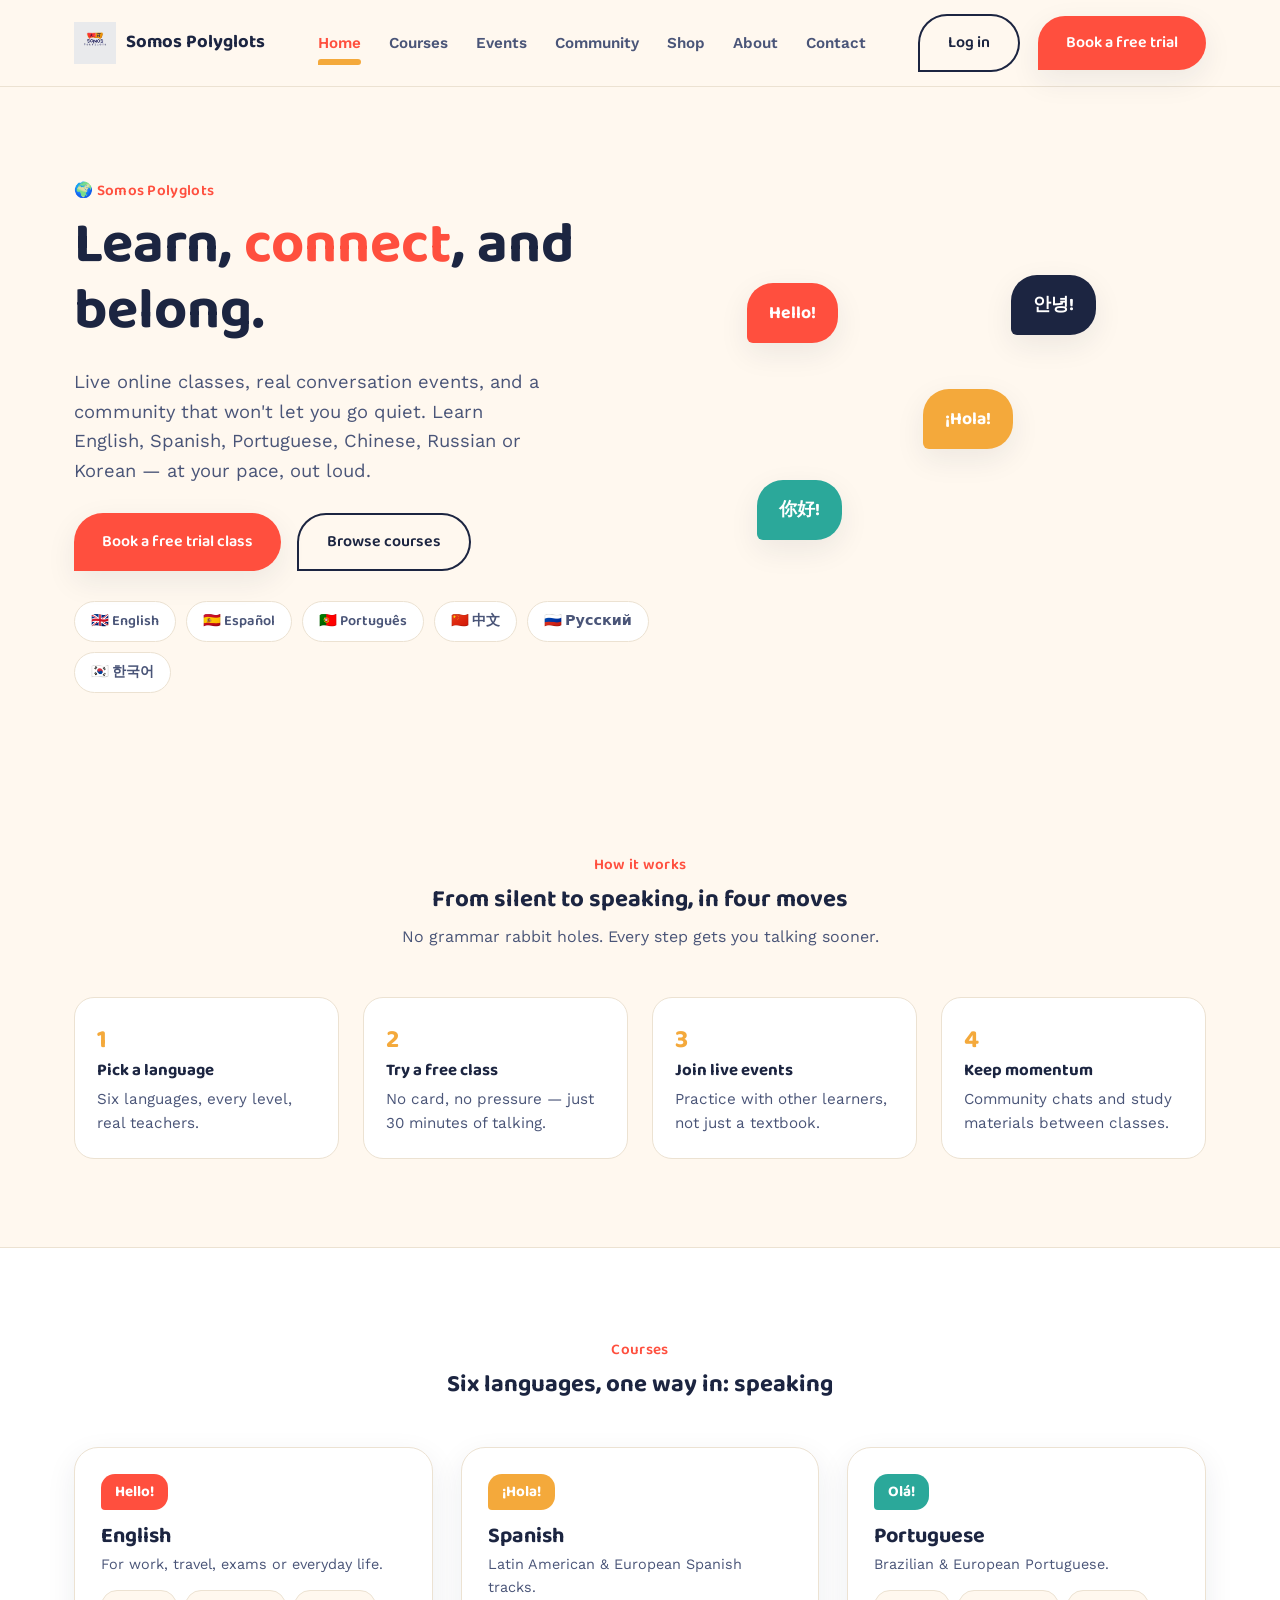
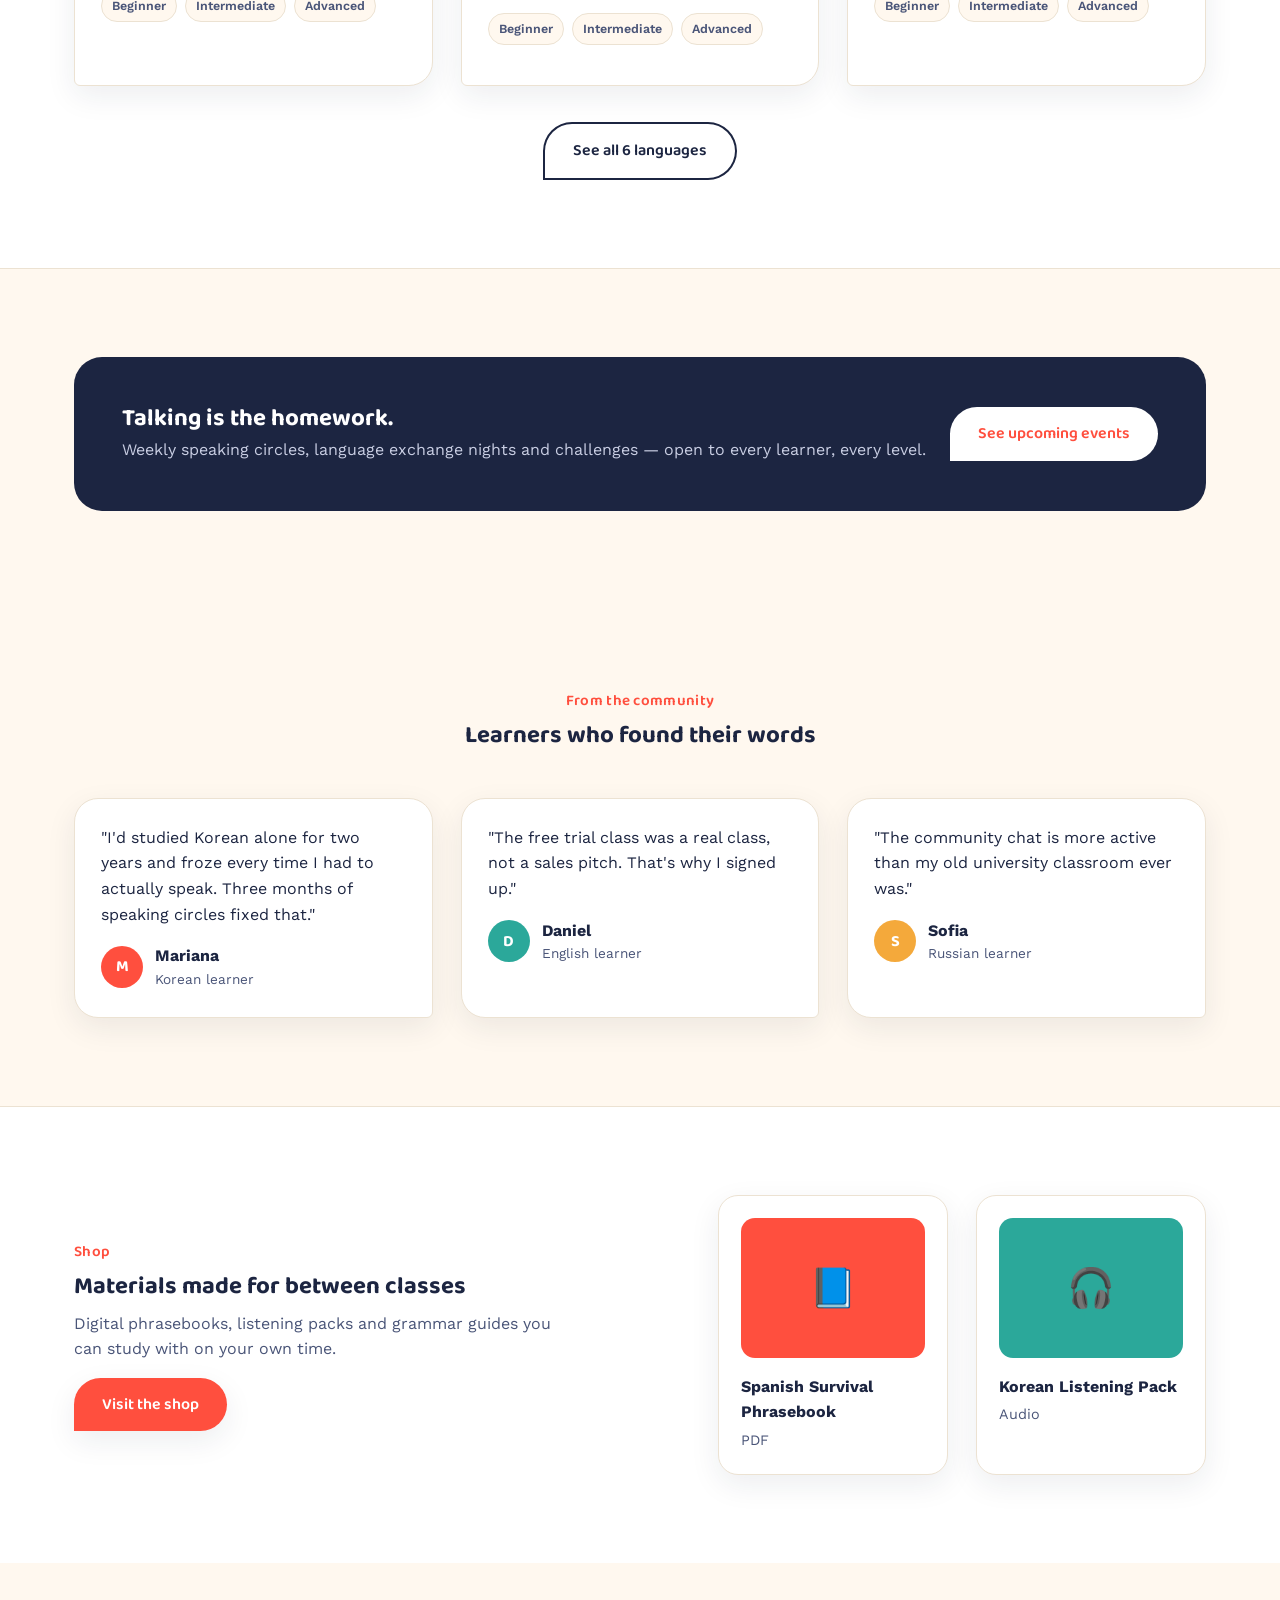
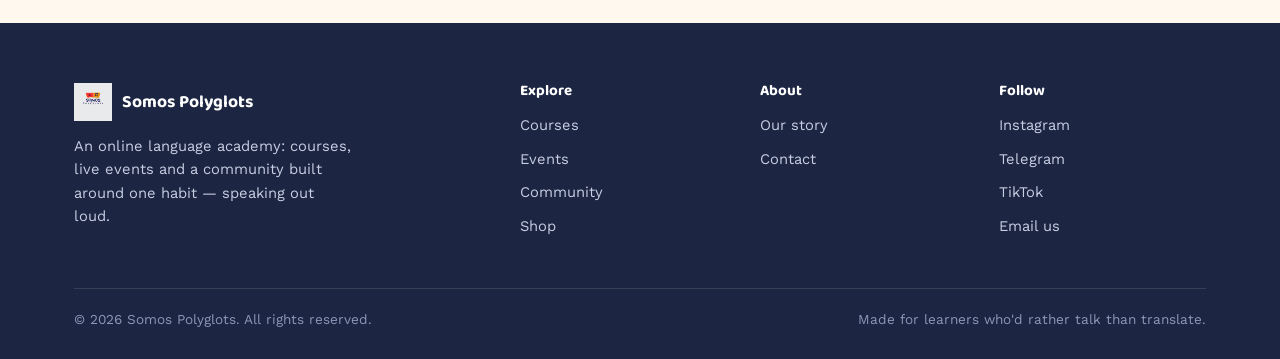
<file: somos-polyglots-sites 11/index.html>
<!doctype html>
<html lang="en">
<head>
<meta charset="UTF-8">
<meta name="viewport" content="width=device-width, initial-scale=1.0">
<title>Somos Polyglots — Learn a Language, Find Your People</title>
<meta name="description" content="Online language courses, live speaking events, and a community of learners. Start with a free trial class in English, Spanish, Portuguese, Chinese, Russian or Korean.">
<link rel="icon" href="assets/logo.png">
<link rel="preconnect" href="https://fonts.googleapis.com">
<link href="https://fonts.googleapis.com/css2?family=Baloo+2:wght@500;600;700;800&family=Work+Sans:wght@400;500;600;700&display=swap" rel="stylesheet">
<link rel="stylesheet" href="assets/style.css">
</head>
<body>

<header class="site">
  <div class="nav-wrap">
    <a href="index.html" class="brand"><img src="assets/logo.png" alt="Somos Polyglots logo"> Somos Polyglots</a>
    <button class="menu-toggle" aria-label="Toggle menu" aria-expanded="false"><span></span><span></span><span></span></button>
    <nav class="links">
      <a href="index.html" aria-current="page">Home</a>
      <a href="courses.html">Courses</a>
      <a href="events.html">Events</a>
      <a href="community.html">Community</a>
      <a href="shop.html">Shop</a>
      <a href="about.html">About</a>
      <a href="contact.html">Contact</a>
    </nav>
    <div class="nav-cta">
      <a href="contact.html" class="btn btn-secondary">Log in</a>
      <a href="contact.html#trial" class="btn btn-primary">Book a free trial</a>
    </div>
  </div>
</header>

<main>
  <!-- HERO -->
  <section class="hero">
    <div class="container hero-grid">
      <div>
        <span class="eyebrow">🌍 Somos Polyglots</span>
        <h1>Learn, <span class="accent">connect</span>, and belong.</h1>
        <p class="lede">Live online classes, real conversation events, and a community that won't let you go quiet. Learn English, Spanish, Portuguese, Chinese, Russian or Korean — at your pace, out loud.</p>
        <div class="hero-actions">
          <a href="contact.html#trial" class="btn btn-primary">Book a free trial class</a>
          <a href="courses.html" class="btn btn-secondary">Browse courses</a>
        </div>
        <div class="hero-langs">
          <span class="lang-pill">🇬🇧 English</span>
          <span class="lang-pill">🇪🇸 Español</span>
          <span class="lang-pill">🇵🇹 Português</span>
          <span class="lang-pill">🇨🇳 中文</span>
          <span class="lang-pill">🇷🇺 Русский</span>
          <span class="lang-pill">🇰🇷 한국어</span>
        </div>
      </div>
      <div class="bubble-stage" aria-hidden="true">
        <div class="float-bubble b1">Hello!</div>
        <div class="float-bubble b2">¡Hola!</div>
        <div class="float-bubble b3">你好!</div>
        <div class="float-bubble b4">안녕!</div>
      </div>
    </div>
  </section>

  <!-- HOW IT WORKS -->
  <section>
    <div class="container">
      <div class="section-head">
        <span class="eyebrow">How it works</span>
        <h2>From silent to speaking, in four moves</h2>
        <p style="color:var(--ink-soft)">No grammar rabbit holes. Every step gets you talking sooner.</p>
      </div>
      <div class="steps">
        <div class="step"><div class="num">1</div><h3 style="font-size:1.05rem">Pick a language</h3><p style="margin:0;color:var(--ink-soft);font-size:.95rem">Six languages, every level, real teachers.</p></div>
        <div class="step"><div class="num">2</div><h3 style="font-size:1.05rem">Try a free class</h3><p style="margin:0;color:var(--ink-soft);font-size:.95rem">No card, no pressure — just 30 minutes of talking.</p></div>
        <div class="step"><div class="num">3</div><h3 style="font-size:1.05rem">Join live events</h3><p style="margin:0;color:var(--ink-soft);font-size:.95rem">Practice with other learners, not just a textbook.</p></div>
        <div class="step"><div class="num">4</div><h3 style="font-size:1.05rem">Keep momentum</h3><p style="margin:0;color:var(--ink-soft);font-size:.95rem">Community chats and study materials between classes.</p></div>
      </div>
    </div>
  </section>

  <!-- COURSES PREVIEW -->
  <section style="background:#fff;border-top:1px solid var(--line);border-bottom:1px solid var(--line);">
    <div class="container">
      <div class="section-head">
        <span class="eyebrow">Courses</span>
        <h2>Six languages, one way in: speaking</h2>
      </div>
      <div class="grid grid-3">
        <div class="course-card">
          <span class="greeting bg-coral">Hello!</span>
          <h3>English</h3>
          <div class="lang-native">For work, travel, exams or everyday life.</div>
          <div class="levels"><span class="level-tag">Beginner</span><span class="level-tag">Intermediate</span><span class="level-tag">Advanced</span></div>
        </div>
        <div class="course-card">
          <span class="greeting bg-marigold">¡Hola!</span>
          <h3>Spanish</h3>
          <div class="lang-native">Latin American & European Spanish tracks.</div>
          <div class="levels"><span class="level-tag">Beginner</span><span class="level-tag">Intermediate</span><span class="level-tag">Advanced</span></div>
        </div>
        <div class="course-card">
          <span class="greeting bg-teal">Olá!</span>
          <h3>Portuguese</h3>
          <div class="lang-native">Brazilian & European Portuguese.</div>
          <div class="levels"><span class="level-tag">Beginner</span><span class="level-tag">Intermediate</span><span class="level-tag">Advanced</span></div>
        </div>
      </div>
      <div class="text-center" style="margin-top:36px;">
        <a href="courses.html" class="btn btn-secondary">See all 6 languages</a>
      </div>
    </div>
  </section>

  <!-- COMMUNITY / EVENTS STRIP -->
  <section>
    <div class="container">
      <div class="strip">
        <div>
          <h2>Talking is the homework.</h2>
          <p>Weekly speaking circles, language exchange nights and challenges — open to every learner, every level.</p>
        </div>
        <a href="events.html" class="btn btn-light">See upcoming events</a>
      </div>
    </div>
  </section>

  <!-- TESTIMONIALS -->
  <section>
    <div class="container">
      <div class="section-head">
        <span class="eyebrow">From the community</span>
        <h2>Learners who found their words</h2>
      </div>
      <div class="grid grid-3">
        <div class="testimonial">
          <p>"I'd studied Korean alone for two years and froze every time I had to actually speak. Three months of speaking circles fixed that."</p>
          <div class="who"><div class="avatar bg-coral">M</div><div><strong>Mariana</strong><div style="font-size:.85rem;color:var(--ink-soft)">Korean learner</div></div></div>
        </div>
        <div class="testimonial">
          <p>"The free trial class was a real class, not a sales pitch. That's why I signed up."</p>
          <div class="who"><div class="avatar bg-teal">D</div><div><strong>Daniel</strong><div style="font-size:.85rem;color:var(--ink-soft)">English learner</div></div></div>
        </div>
        <div class="testimonial">
          <p>"The community chat is more active than my old university classroom ever was."</p>
          <div class="who"><div class="avatar bg-marigold">S</div><div><strong>Sofia</strong><div style="font-size:.85rem;color:var(--ink-soft)">Russian learner</div></div></div>
        </div>
      </div>
    </div>
  </section>

  <!-- SHOP TEASER -->
  <section style="background:#fff;border-top:1px solid var(--line);">
    <div class="container hero-grid" style="align-items:center;">
      <div>
        <span class="eyebrow">Shop</span>
        <h2>Materials made for between classes</h2>
        <p style="color:var(--ink-soft);max-width:480px;">Digital phrasebooks, listening packs and grammar guides you can study with on your own time.</p>
        <a href="shop.html" class="btn btn-primary">Visit the shop</a>
      </div>
      <div class="grid grid-2">
        <div class="product-card"><div class="product-thumb bg-coral">📘</div><strong>Spanish Survival Phrasebook</strong><div style="color:var(--ink-soft);font-size:.9rem;margin-top:4px;">PDF</div></div>
        <div class="product-card"><div class="product-thumb bg-teal">🎧</div><strong>Korean Listening Pack</strong><div style="color:var(--ink-soft);font-size:.9rem;margin-top:4px;">Audio</div></div>
      </div>
    </div>
  </section>
</main>

<footer class="site">
  <div class="container">
    <div class="footer-grid">
      <div>
        <div class="footer-brand"><img src="assets/logo.png" alt="Somos Polyglots"><span>Somos Polyglots</span></div>
        <p style="max-width:280px;font-size:.92rem;">An online language academy: courses, live events and a community built around one habit — speaking out loud.</p>
      </div>
      <div>
        <h4>Explore</h4>
        <a href="courses.html">Courses</a>
        <a href="events.html">Events</a>
        <a href="community.html">Community</a>
        <a href="shop.html">Shop</a>
      </div>
      <div>
        <h4>About</h4>
        <a href="about.html">Our story</a>
        <a href="contact.html">Contact</a>
      </div>
      <div>
        <h4>Follow</h4>
        <a href="https://www.instagram.com/somospolyglots?igsh=eHNxNXNidjRsMmFp" target="_blank" rel="noopener">Instagram</a>
        <a href="https://t.me/somospolyglots" target="_blank" rel="noopener">Telegram</a>
        <a href="https://www.tiktok.com/@somospolyglots?_r=1&_t=ZG-97c3rsWpnvc" target="_blank" rel="noopener">TikTok</a>
        <a href="mailto:somospolyglots@gmail.com">Email us</a>
      </div>
    </div>
    <div class="footer-bottom">
      <span>© 2026 Somos Polyglots. All rights reserved.</span>
      <span>Made for learners who'd rather talk than translate.</span>
    </div>
  </div>
</footer>

<script src="assets/main.js"></script>
</body>
</html>
</file>
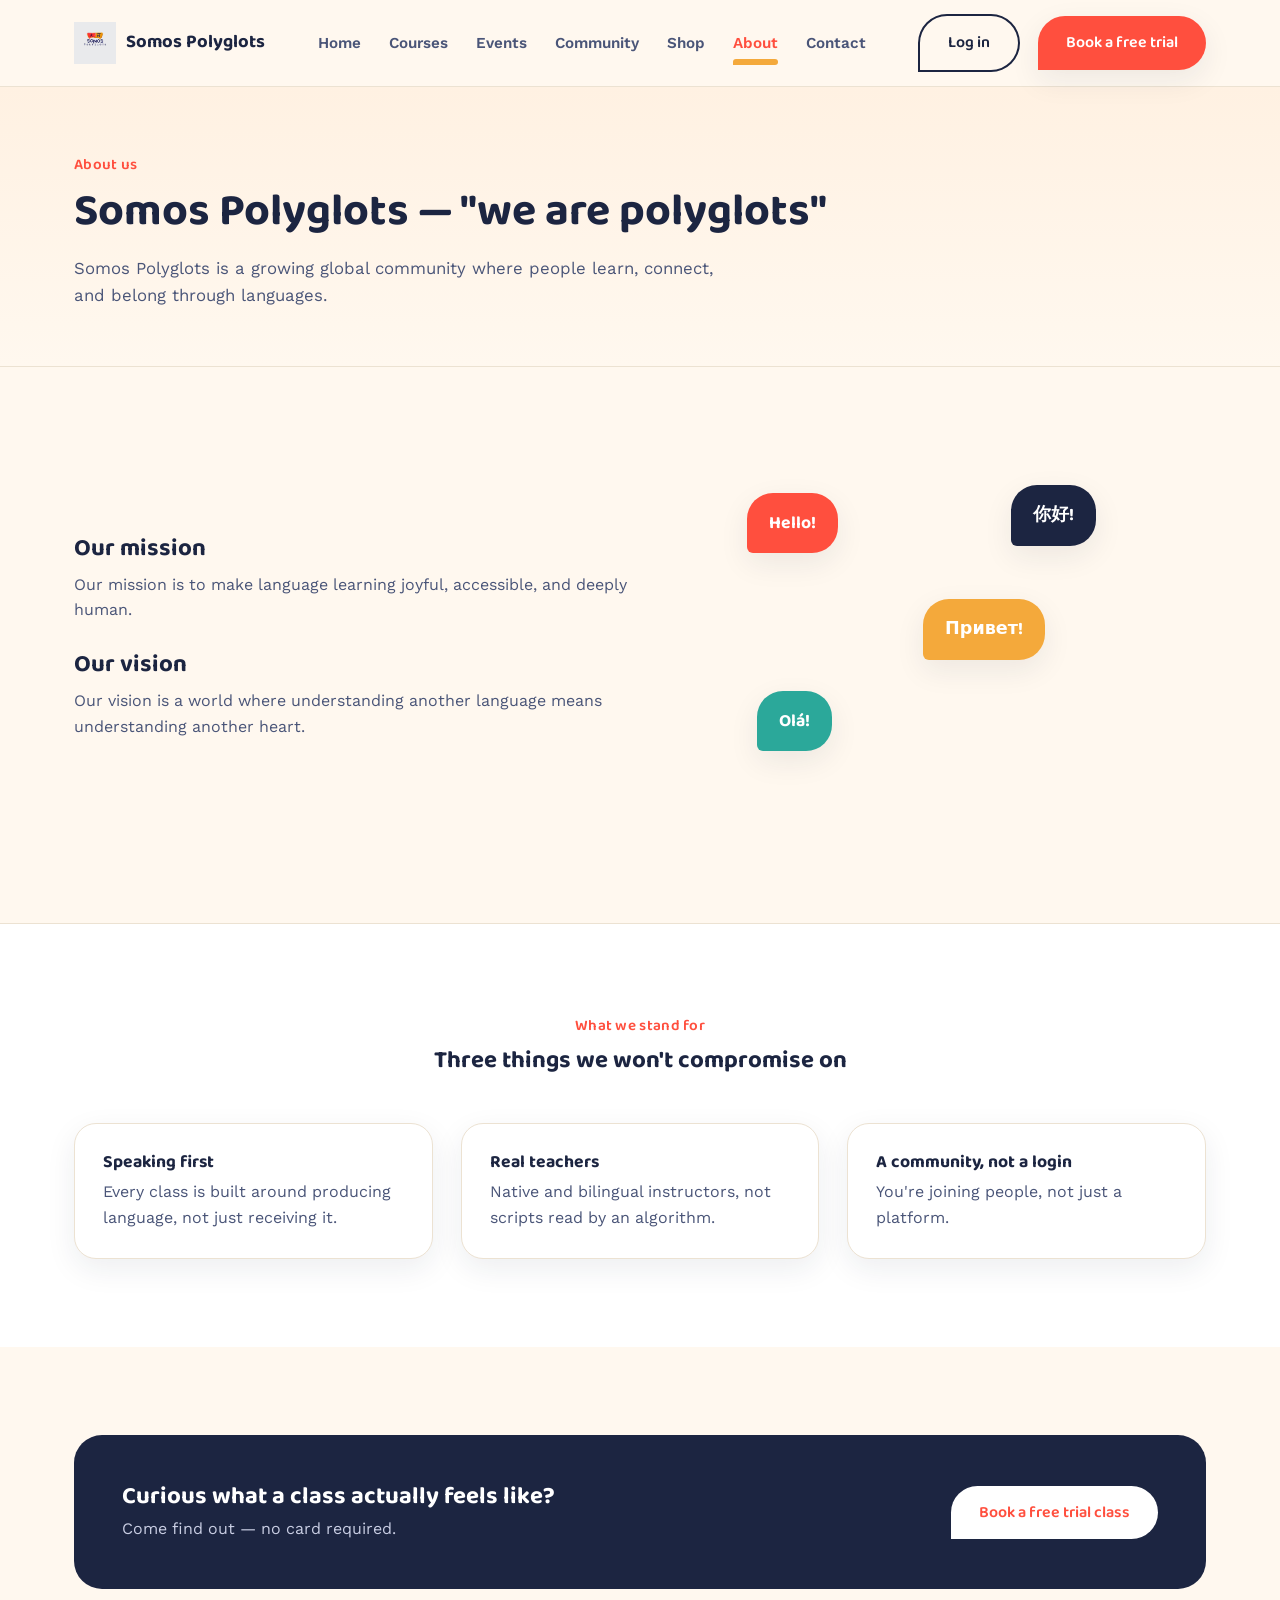
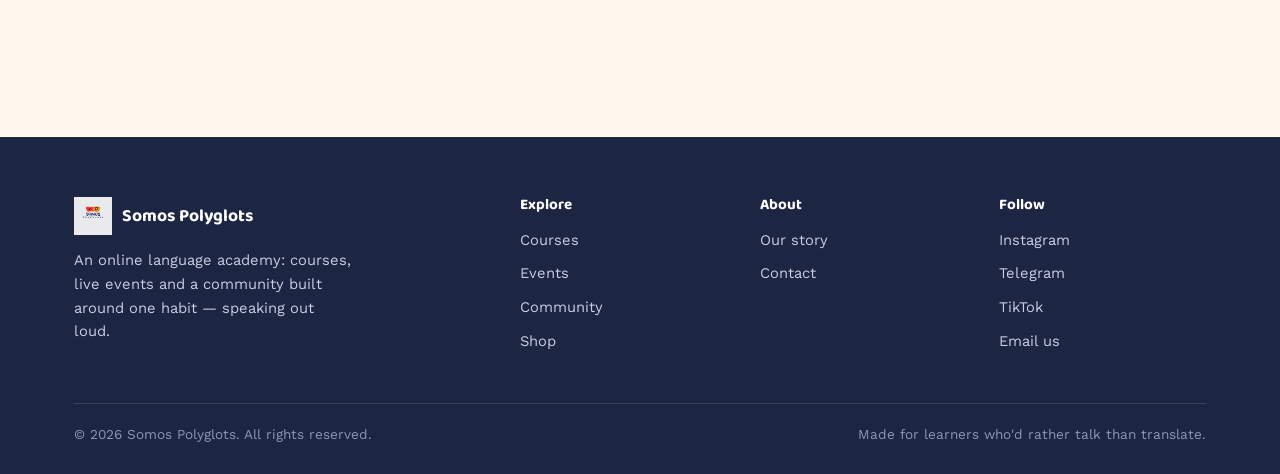
<file: somos-polyglots-sites 11/about.html>
<!doctype html>
<html lang="en">
<head>
<meta charset="UTF-8">
<meta name="viewport" content="width=device-width, initial-scale=1.0">
<title>About — Somos Polyglots</title>
<meta name="description" content="Somos Polyglots is an online language academy built around speaking, community and real conversation.">
<link rel="icon" href="assets/logo.png">
<link rel="preconnect" href="https://fonts.googleapis.com">
<link href="https://fonts.googleapis.com/css2?family=Baloo+2:wght@500;600;700;800&family=Work+Sans:wght@400;500;600;700&display=swap" rel="stylesheet">
<link rel="stylesheet" href="assets/style.css">
</head>
<body>

<header class="site">
  <div class="nav-wrap">
    <a href="index.html" class="brand"><img src="assets/logo.png" alt="Somos Polyglots logo"> Somos Polyglots</a>
    <button class="menu-toggle" aria-label="Toggle menu" aria-expanded="false"><span></span><span></span><span></span></button>
    <nav class="links">
      <a href="index.html">Home</a>
      <a href="courses.html">Courses</a>
      <a href="events.html">Events</a>
      <a href="community.html">Community</a>
      <a href="shop.html">Shop</a>
      <a href="about.html" aria-current="page">About</a>
      <a href="contact.html">Contact</a>
    </nav>
    <div class="nav-cta">
      <a href="contact.html" class="btn btn-secondary">Log in</a>
      <a href="contact.html#trial" class="btn btn-primary">Book a free trial</a>
    </div>
  </div>
</header>

<main>
  <section class="page-hero">
    <div class="container">
      <span class="eyebrow">About us</span>
      <h1>Somos Polyglots — "we are polyglots"</h1>
      <p>Somos Polyglots is a growing global community where people learn, connect, and belong through languages.</p>
    </div>
  </section>

  <section>
    <div class="container hero-grid" style="align-items:center;">
      <div>
        <h2>Our mission</h2>
        <p style="color:var(--ink-soft);">Our mission is to make language learning joyful, accessible, and deeply human.</p>
        <h2 style="margin-top:28px;">Our vision</h2>
        <p style="color:var(--ink-soft);">Our vision is a world where understanding another language means understanding another heart.</p>
      </div>
      <div class="bubble-stage" aria-hidden="true">
        <div class="float-bubble b1">Hello!</div>
        <div class="float-bubble b2">Привет!</div>
        <div class="float-bubble b3">Olá!</div>
        <div class="float-bubble b4">你好!</div>
      </div>
    </div>
  </section>

  <section style="background:#fff;border-top:1px solid var(--line);">
    <div class="container">
      <div class="section-head">
        <span class="eyebrow">What we stand for</span>
        <h2>Three things we won't compromise on</h2>
      </div>
      <div class="grid grid-3">
        <div class="card"><h3 style="font-size:1.1rem;">Speaking first</h3><p style="color:var(--ink-soft);margin:0;">Every class is built around producing language, not just receiving it.</p></div>
        <div class="card"><h3 style="font-size:1.1rem;">Real teachers</h3><p style="color:var(--ink-soft);margin:0;">Native and bilingual instructors, not scripts read by an algorithm.</p></div>
        <div class="card"><h3 style="font-size:1.1rem;">A community, not a login</h3><p style="color:var(--ink-soft);margin:0;">You're joining people, not just a platform.</p></div>
      </div>
    </div>
  </section>

  <section>
    <div class="container">
      <div class="strip">
        <div>
          <h2>Curious what a class actually feels like?</h2>
          <p>Come find out — no card required.</p>
        </div>
        <a href="contact.html#trial" class="btn btn-light">Book a free trial class</a>
      </div>
    </div>
  </section>
</main>

<footer class="site">
  <div class="container">
    <div class="footer-grid">
      <div>
        <div class="footer-brand"><img src="assets/logo.png" alt="Somos Polyglots"><span>Somos Polyglots</span></div>
        <p style="max-width:280px;font-size:.92rem;">An online language academy: courses, live events and a community built around one habit — speaking out loud.</p>
      </div>
      <div>
        <h4>Explore</h4>
        <a href="courses.html">Courses</a>
        <a href="events.html">Events</a>
        <a href="community.html">Community</a>
        <a href="shop.html">Shop</a>
      </div>
      <div>
        <h4>About</h4>
        <a href="about.html">Our story</a>
        <a href="contact.html">Contact</a>
      </div>
      <div>
        <h4>Follow</h4>
        <a href="https://www.instagram.com/somospolyglots?igsh=eHNxNXNidjRsMmFp" target="_blank" rel="noopener">Instagram</a>
        <a href="https://t.me/somospolyglots" target="_blank" rel="noopener">Telegram</a>
        <a href="https://www.tiktok.com/@somospolyglots?_r=1&_t=ZG-97c3rsWpnvc" target="_blank" rel="noopener">TikTok</a>
        <a href="mailto:somospolyglots@gmail.com">Email us</a>
      </div>
    </div>
    <div class="footer-bottom">
      <span>© 2026 Somos Polyglots. All rights reserved.</span>
      <span>Made for learners who'd rather talk than translate.</span>
    </div>
  </div>
</footer>

<script src="assets/main.js"></script>
</body>
</html>
</file>
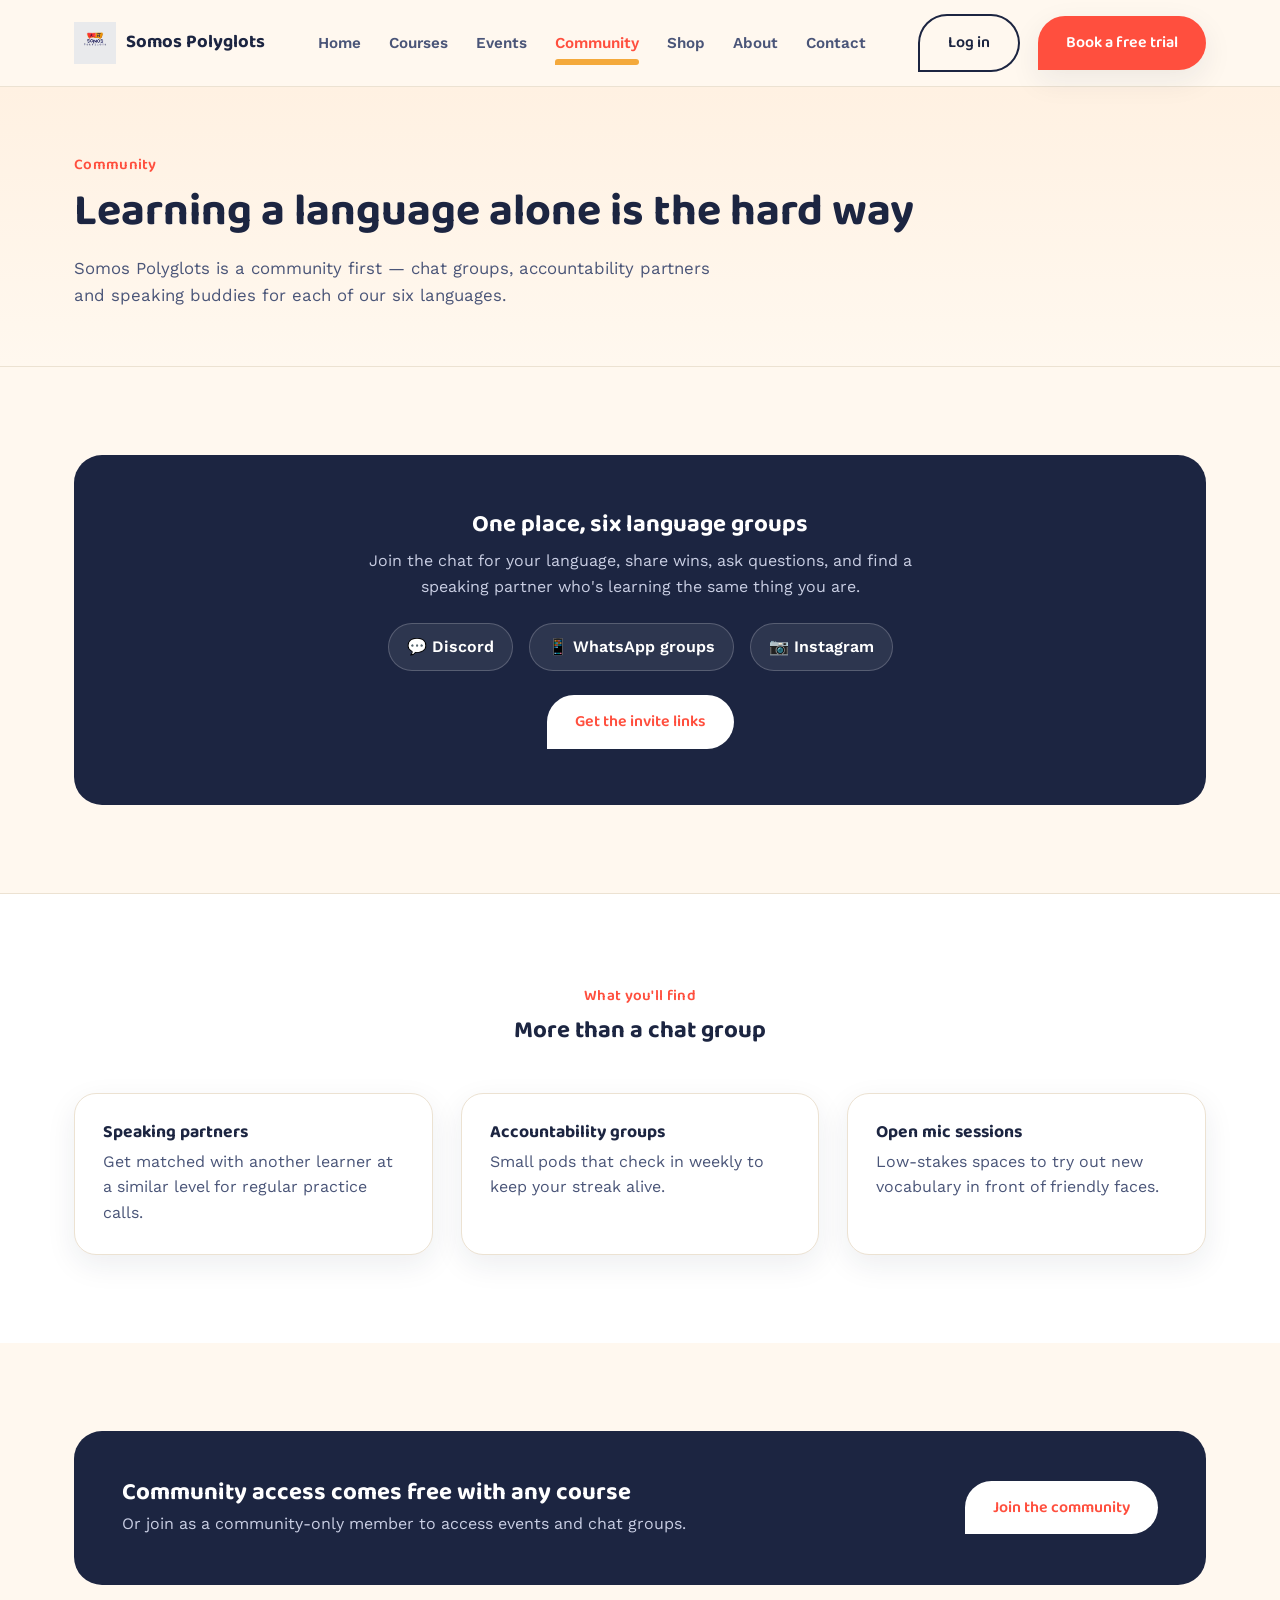
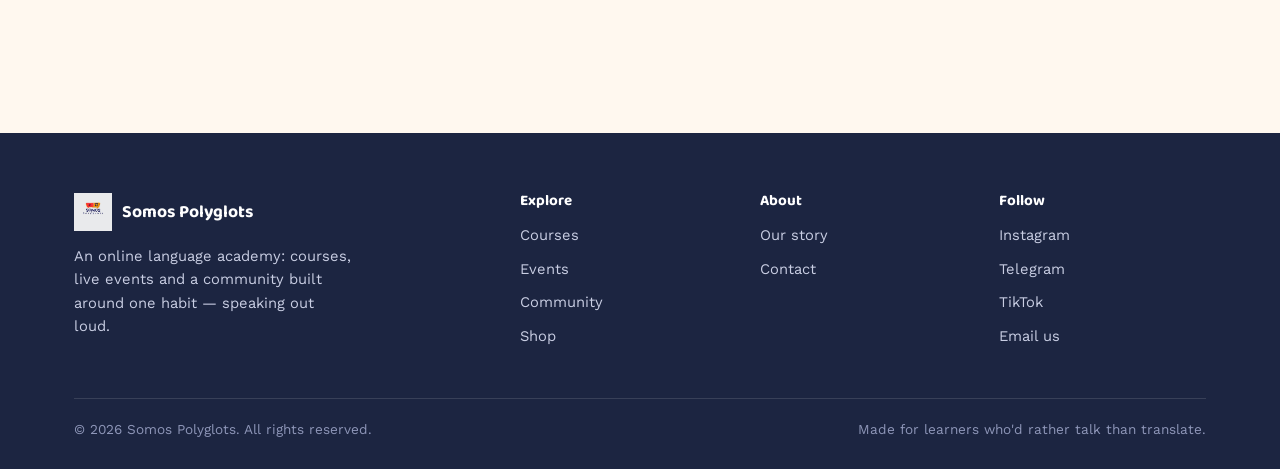
<file: somos-polyglots-sites 11/community.html>
<!doctype html>
<html lang="en">
<head>
<meta charset="UTF-8">
<meta name="viewport" content="width=device-width, initial-scale=1.0">
<title>Community — Somos Polyglots</title>
<meta name="description" content="Join a community of language learners across English, Spanish, Portuguese, Chinese, Russian and Korean.">
<link rel="icon" href="assets/logo.png">
<link rel="preconnect" href="https://fonts.googleapis.com">
<link href="https://fonts.googleapis.com/css2?family=Baloo+2:wght@500;600;700;800&family=Work+Sans:wght@400;500;600;700&display=swap" rel="stylesheet">
<link rel="stylesheet" href="assets/style.css">
</head>
<body>

<header class="site">
  <div class="nav-wrap">
    <a href="index.html" class="brand"><img src="assets/logo.png" alt="Somos Polyglots logo"> Somos Polyglots</a>
    <button class="menu-toggle" aria-label="Toggle menu" aria-expanded="false"><span></span><span></span><span></span></button>
    <nav class="links">
      <a href="index.html">Home</a>
      <a href="courses.html">Courses</a>
      <a href="events.html">Events</a>
      <a href="community.html" aria-current="page">Community</a>
      <a href="shop.html">Shop</a>
      <a href="about.html">About</a>
      <a href="contact.html">Contact</a>
    </nav>
    <div class="nav-cta">
      <a href="contact.html" class="btn btn-secondary">Log in</a>
      <a href="contact.html#trial" class="btn btn-primary">Book a free trial</a>
    </div>
  </div>
</header>

<main>
  <section class="page-hero">
    <div class="container">
      <span class="eyebrow">Community</span>
      <h1>Learning a language alone is the hard way</h1>
      <p>Somos Polyglots is a community first — chat groups, accountability partners and speaking buddies for each of our six languages.</p>
    </div>
  </section>

  <section>
    <div class="container">
      <div class="community-hero">
        <h2>One place, six language groups</h2>
        <p>Join the chat for your language, share wins, ask questions, and find a speaking partner who's learning the same thing you are.</p>
        <div class="platform-row">
          <span class="platform-pill">💬 Discord</span>
          <span class="platform-pill">📱 WhatsApp groups</span>
          <span class="platform-pill">📷 Instagram</span>
        </div>
        <a href="contact.html" class="btn btn-light" style="margin-top:24px;">Get the invite links</a>
      </div>
    </div>
  </section>

  <section style="background:#fff;border-top:1px solid var(--line);">
    <div class="container">
      <div class="section-head">
        <span class="eyebrow">What you'll find</span>
        <h2>More than a chat group</h2>
      </div>
      <div class="grid grid-3">
        <div class="card">
          <h3 style="font-size:1.1rem;">Speaking partners</h3>
          <p style="color:var(--ink-soft);margin:0;">Get matched with another learner at a similar level for regular practice calls.</p>
        </div>
        <div class="card">
          <h3 style="font-size:1.1rem;">Accountability groups</h3>
          <p style="color:var(--ink-soft);margin:0;">Small pods that check in weekly to keep your streak alive.</p>
        </div>
        <div class="card">
          <h3 style="font-size:1.1rem;">Open mic sessions</h3>
          <p style="color:var(--ink-soft);margin:0;">Low-stakes spaces to try out new vocabulary in front of friendly faces.</p>
        </div>
      </div>
    </div>
  </section>

  <section>
    <div class="container">
      <div class="strip">
        <div>
          <h2>Community access comes free with any course</h2>
          <p>Or join as a community-only member to access events and chat groups.</p>
        </div>
        <a href="contact.html" class="btn btn-light">Join the community</a>
      </div>
    </div>
  </section>
</main>

<footer class="site">
  <div class="container">
    <div class="footer-grid">
      <div>
        <div class="footer-brand"><img src="assets/logo.png" alt="Somos Polyglots"><span>Somos Polyglots</span></div>
        <p style="max-width:280px;font-size:.92rem;">An online language academy: courses, live events and a community built around one habit — speaking out loud.</p>
      </div>
      <div>
        <h4>Explore</h4>
        <a href="courses.html">Courses</a>
        <a href="events.html">Events</a>
        <a href="community.html">Community</a>
        <a href="shop.html">Shop</a>
      </div>
      <div>
        <h4>About</h4>
        <a href="about.html">Our story</a>
        <a href="contact.html">Contact</a>
      </div>
      <div>
        <h4>Follow</h4>
        <a href="https://www.instagram.com/somospolyglots?igsh=eHNxNXNidjRsMmFp" target="_blank" rel="noopener">Instagram</a>
        <a href="https://t.me/somospolyglots" target="_blank" rel="noopener">Telegram</a>
        <a href="https://www.tiktok.com/@somospolyglots?_r=1&_t=ZG-97c3rsWpnvc" target="_blank" rel="noopener">TikTok</a>
        <a href="mailto:somospolyglots@gmail.com">Email us</a>
      </div>
    </div>
    <div class="footer-bottom">
      <span>© 2026 Somos Polyglots. All rights reserved.</span>
      <span>Made for learners who'd rather talk than translate.</span>
    </div>
  </div>
</footer>

<script src="assets/main.js"></script>
</body>
</html>
</file>
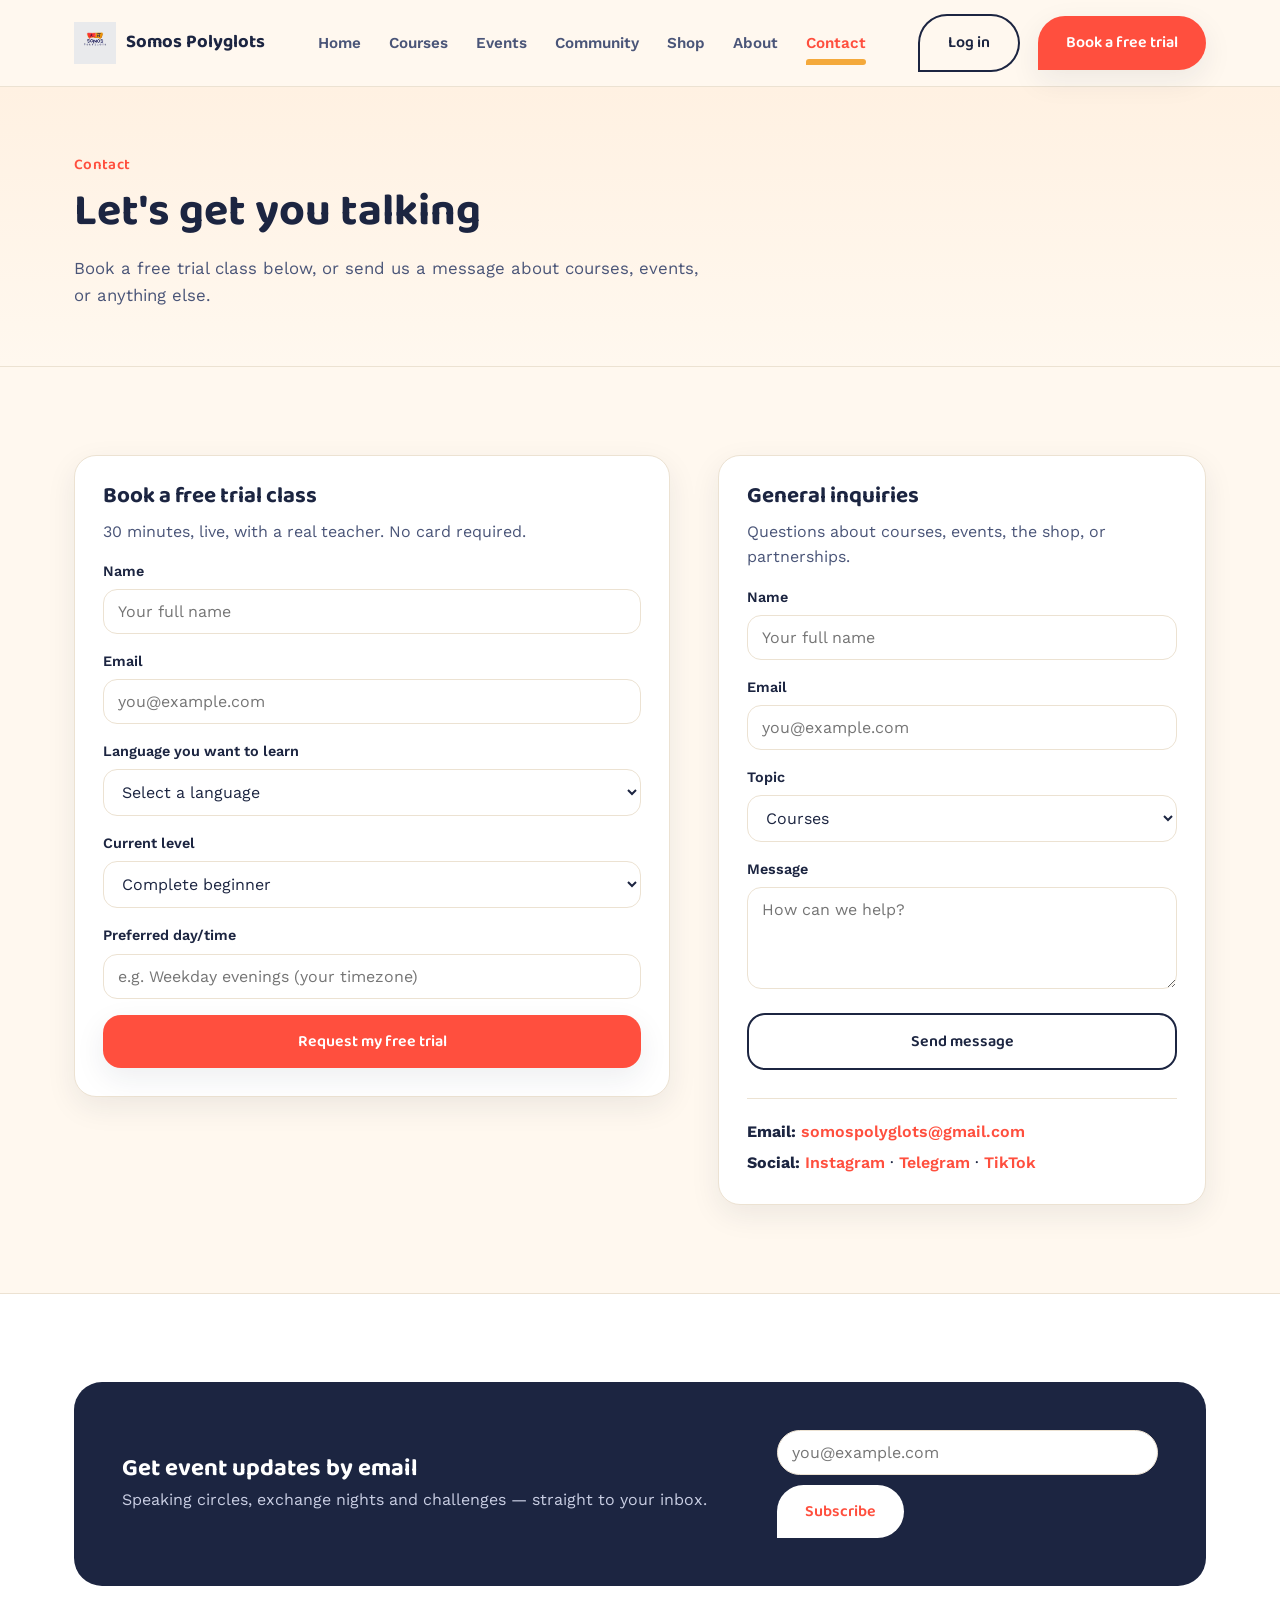
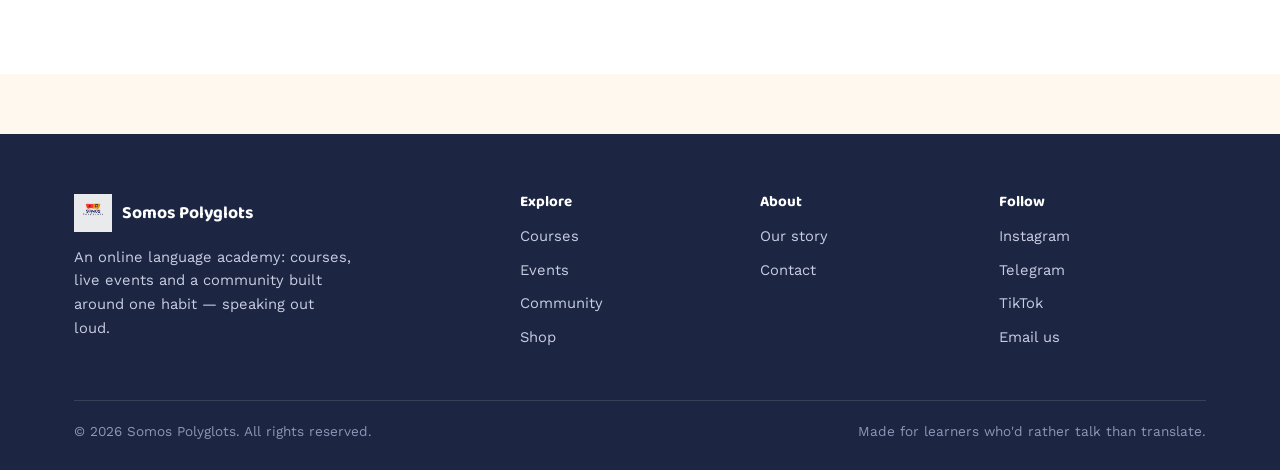
<file: somos-polyglots-sites 11/contact.html>
<!doctype html>
<html lang="en">
<head>
<meta charset="UTF-8">
<meta name="viewport" content="width=device-width, initial-scale=1.0">
<title>Contact & Free Trial — Somos Polyglots</title>
<meta name="description" content="Book a free trial class or get in touch with Somos Polyglots.">
<link rel="icon" href="assets/logo.png">
<link rel="preconnect" href="https://fonts.googleapis.com">
<link href="https://fonts.googleapis.com/css2?family=Baloo+2:wght@500;600;700;800&family=Work+Sans:wght@400;500;600;700&display=swap" rel="stylesheet">
<link rel="stylesheet" href="assets/style.css">
</head>
<body>

<header class="site">
  <div class="nav-wrap">
    <a href="index.html" class="brand"><img src="assets/logo.png" alt="Somos Polyglots logo"> Somos Polyglots</a>
    <button class="menu-toggle" aria-label="Toggle menu" aria-expanded="false"><span></span><span></span><span></span></button>
    <nav class="links">
      <a href="index.html">Home</a>
      <a href="courses.html">Courses</a>
      <a href="events.html">Events</a>
      <a href="community.html">Community</a>
      <a href="shop.html">Shop</a>
      <a href="about.html">About</a>
      <a href="contact.html" aria-current="page">Contact</a>
    </nav>
    <div class="nav-cta">
      <a href="contact.html" class="btn btn-secondary">Log in</a>
      <a href="contact.html#trial" class="btn btn-primary">Book a free trial</a>
    </div>
  </div>
</header>

<main>
  <section class="page-hero">
    <div class="container">
      <span class="eyebrow">Contact</span>
      <h1>Let's get you talking</h1>
      <p>Book a free trial class below, or send us a message about courses, events, or anything else.</p>
    </div>
  </section>

  <section id="trial">
    <div class="container hero-grid" style="align-items:flex-start;">
      <div class="card">
        <h2 style="font-size:1.4rem;">Book a free trial class</h2>
        <p style="color:var(--ink-soft);">30 minutes, live, with a real teacher. No card required.</p>
        <form name="trial-request" method="POST" data-netlify="true" action="/thanks.html" class="form-grid">
          <input type="hidden" name="form-name" value="trial-request">
          <div>
            <label for="t-name">Name</label>
            <input id="t-name" name="name" type="text" required placeholder="Your full name">
          </div>
          <div>
            <label for="t-email">Email</label>
            <input id="t-email" name="email" type="email" required placeholder="you@example.com">
          </div>
          <div>
            <label for="t-lang">Language you want to learn</label>
            <select id="t-lang" name="language" required>
              <option value="">Select a language</option>
              <option>English</option>
              <option>Spanish</option>
              <option>Portuguese</option>
              <option>Chinese</option>
              <option>Russian</option>
              <option>Korean</option>
            </select>
          </div>
          <div>
            <label for="t-level">Current level</label>
            <select id="t-level" name="level">
              <option>Complete beginner</option>
              <option>Beginner</option>
              <option>Intermediate</option>
              <option>Advanced</option>
            </select>
          </div>
          <div>
            <label for="t-time">Preferred day/time</label>
            <input id="t-time" name="preferred_time" type="text" placeholder="e.g. Weekday evenings (your timezone)">
          </div>
          <button type="submit" class="btn btn-primary btn-block">Request my free trial</button>
        </form>
      </div>

      <div class="card">
        <h2 style="font-size:1.4rem;">General inquiries</h2>
        <p style="color:var(--ink-soft);">Questions about courses, events, the shop, or partnerships.</p>
        <form name="general-inquiry" method="POST" data-netlify="true" action="/thanks.html" class="form-grid">
          <input type="hidden" name="form-name" value="general-inquiry">
          <div>
            <label for="c-name">Name</label>
            <input id="c-name" name="name" type="text" required placeholder="Your full name">
          </div>
          <div>
            <label for="c-email">Email</label>
            <input id="c-email" name="email" type="email" required placeholder="you@example.com">
          </div>
          <div>
            <label for="c-topic">Topic</label>
            <select id="c-topic" name="topic">
              <option>Courses</option>
              <option>Events</option>
              <option>Shop / materials</option>
              <option>Partnership</option>
              <option>Other</option>
            </select>
          </div>
          <div>
            <label for="c-message">Message</label>
            <textarea id="c-message" name="message" rows="4" required placeholder="How can we help?"></textarea>
          </div>
          <button type="submit" class="btn btn-secondary btn-block">Send message</button>
        </form>

        <div style="margin-top:28px;border-top:1px solid var(--line);padding-top:20px;">
          <p style="margin:0 0 6px;"><strong>Email:</strong> <a href="mailto:somospolyglots@gmail.com" style="color:var(--coral);font-weight:600;">somospolyglots@gmail.com</a></p>
          <p style="margin:0;"><strong>Social:</strong>
            <a href="https://www.instagram.com/somospolyglots?igsh=eHNxNXNidjRsMmFp" target="_blank" rel="noopener" style="display:inline;color:var(--coral);font-weight:600;">Instagram</a> ·
            <a href="https://t.me/somospolyglots" target="_blank" rel="noopener" style="display:inline;color:var(--coral);font-weight:600;">Telegram</a> ·
            <a href="https://www.tiktok.com/@somospolyglots?_r=1&_t=ZG-97c3rsWpnvc" target="_blank" rel="noopener" style="display:inline;color:var(--coral);font-weight:600;">TikTok</a>
          </p>
        </div>
      </div>
    </div>
  </section>

  <section style="background:#fff;border-top:1px solid var(--line);">
    <div class="container">
      <div class="strip">
        <div>
          <h2>Get event updates by email</h2>
          <p>Speaking circles, exchange nights and challenges — straight to your inbox.</p>
        </div>
        <form name="newsletter" method="POST" data-netlify="true" action="/thanks.html" style="display:flex;gap:10px;flex-wrap:wrap;">
          <input type="hidden" name="form-name" value="newsletter">
          <input type="email" name="email" required placeholder="you@example.com" style="min-width:220px;border-radius:999px;">
          <button type="submit" class="btn btn-light">Subscribe</button>
        </form>
      </div>
    </div>
  </section>
</main>

<footer class="site">
  <div class="container">
    <div class="footer-grid">
      <div>
        <div class="footer-brand"><img src="assets/logo.png" alt="Somos Polyglots"><span>Somos Polyglots</span></div>
        <p style="max-width:280px;font-size:.92rem;">An online language academy: courses, live events and a community built around one habit — speaking out loud.</p>
      </div>
      <div>
        <h4>Explore</h4>
        <a href="courses.html">Courses</a>
        <a href="events.html">Events</a>
        <a href="community.html">Community</a>
        <a href="shop.html">Shop</a>
      </div>
      <div>
        <h4>About</h4>
        <a href="about.html">Our story</a>
        <a href="contact.html">Contact</a>
      </div>
      <div>
        <h4>Follow</h4>
        <a href="https://www.instagram.com/somospolyglots?igsh=eHNxNXNidjRsMmFp" target="_blank" rel="noopener">Instagram</a>
        <a href="https://t.me/somospolyglots" target="_blank" rel="noopener">Telegram</a>
        <a href="https://www.tiktok.com/@somospolyglots?_r=1&_t=ZG-97c3rsWpnvc" target="_blank" rel="noopener">TikTok</a>
        <a href="mailto:somospolyglots@gmail.com">Email us</a>
      </div>
    </div>
    <div class="footer-bottom">
      <span>© 2026 Somos Polyglots. All rights reserved.</span>
      <span>Made for learners who'd rather talk than translate.</span>
    </div>
  </div>
</footer>

<script src="assets/main.js"></script>
</body>
</html>
</file>
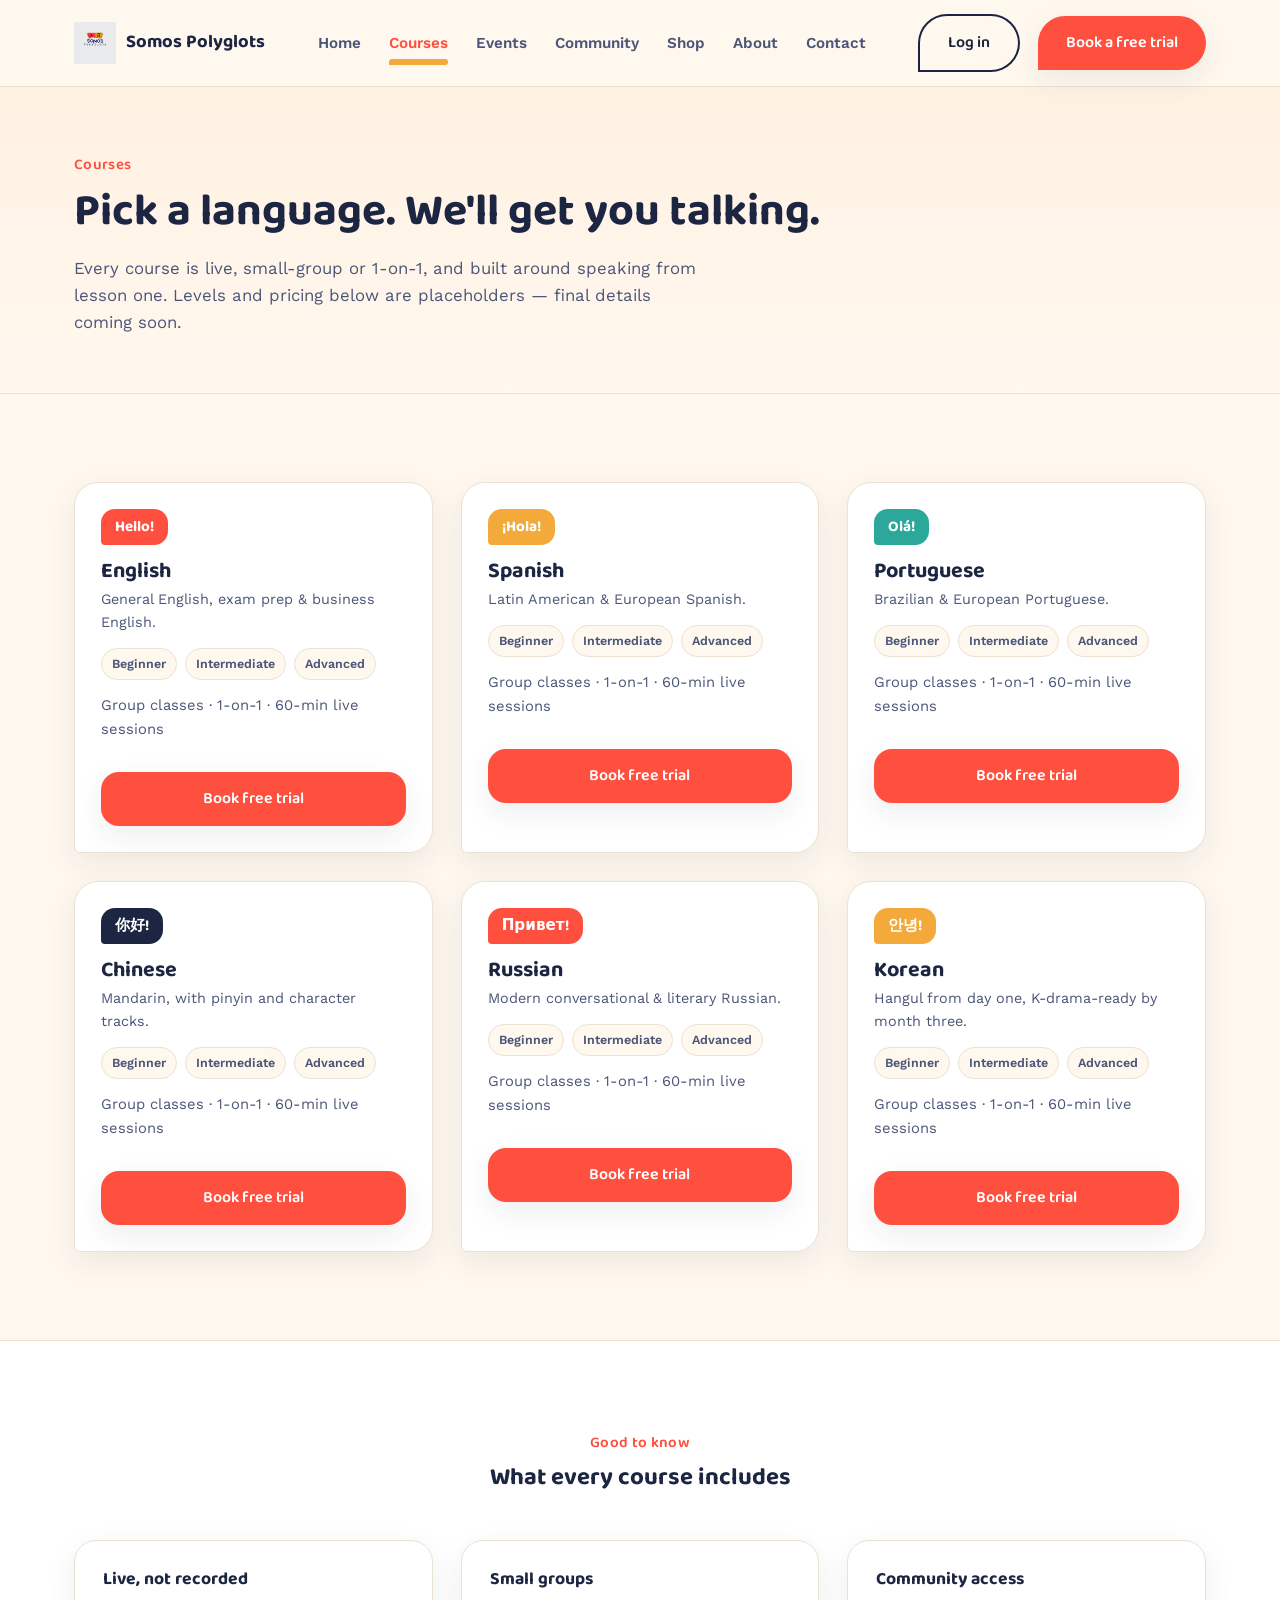
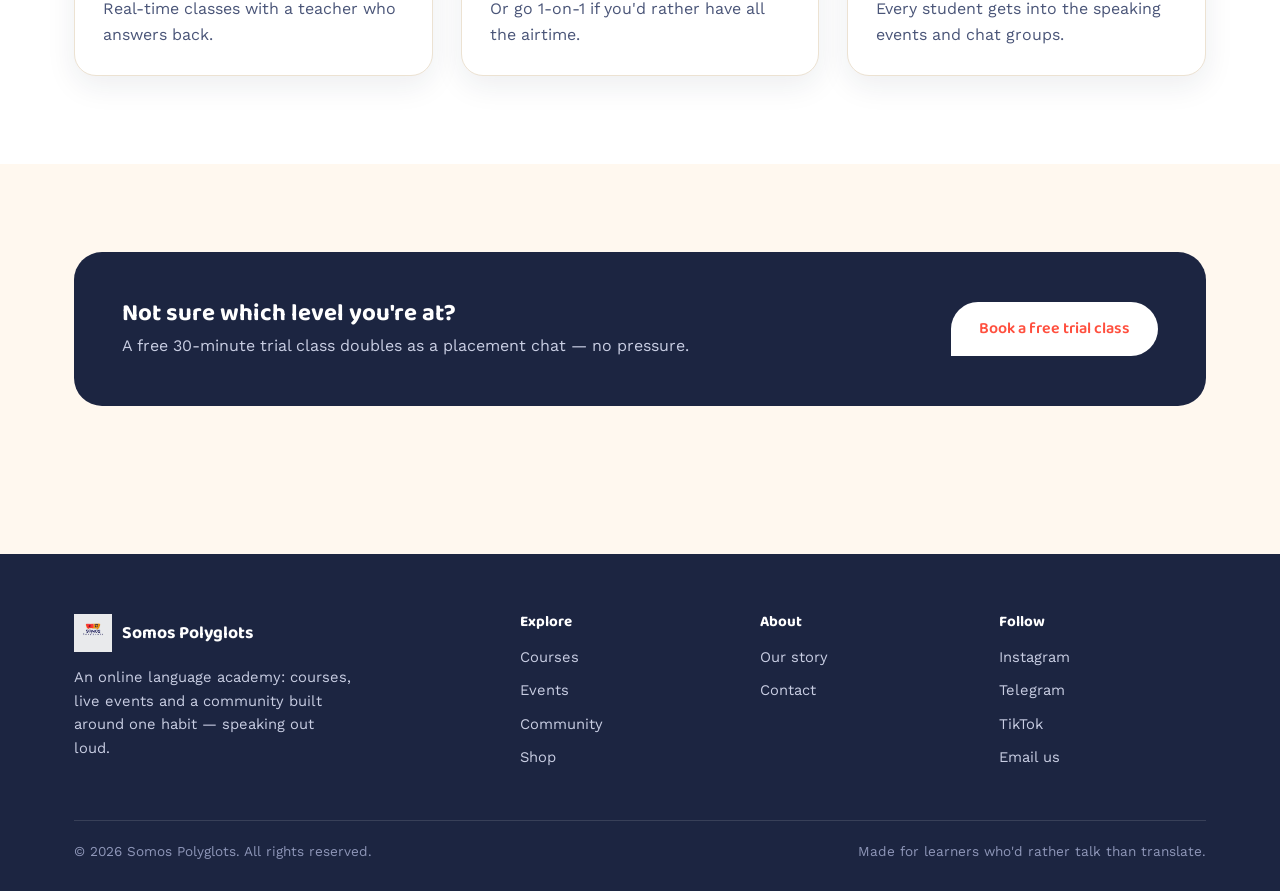
<file: somos-polyglots-sites 11/courses.html>
<!doctype html>
<html lang="en">
<head>
<meta charset="UTF-8">
<meta name="viewport" content="width=device-width, initial-scale=1.0">
<title>Courses — Somos Polyglots</title>
<meta name="description" content="Online courses in English, Spanish, Portuguese, Chinese, Russian and Korean. Beginner to advanced, live with real teachers.">
<link rel="icon" href="assets/logo.png">
<link rel="preconnect" href="https://fonts.googleapis.com">
<link href="https://fonts.googleapis.com/css2?family=Baloo+2:wght@500;600;700;800&family=Work+Sans:wght@400;500;600;700&display=swap" rel="stylesheet">
<link rel="stylesheet" href="assets/style.css">
</head>
<body>

<header class="site">
  <div class="nav-wrap">
    <a href="index.html" class="brand"><img src="assets/logo.png" alt="Somos Polyglots logo"> Somos Polyglots</a>
    <button class="menu-toggle" aria-label="Toggle menu" aria-expanded="false"><span></span><span></span><span></span></button>
    <nav class="links">
      <a href="index.html">Home</a>
      <a href="courses.html" aria-current="page">Courses</a>
      <a href="events.html">Events</a>
      <a href="community.html">Community</a>
      <a href="shop.html">Shop</a>
      <a href="about.html">About</a>
      <a href="contact.html">Contact</a>
    </nav>
    <div class="nav-cta">
      <a href="contact.html" class="btn btn-secondary">Log in</a>
      <a href="contact.html#trial" class="btn btn-primary">Book a free trial</a>
    </div>
  </div>
</header>

<main>
  <section class="page-hero">
    <div class="container">
      <span class="eyebrow">Courses</span>
      <h1>Pick a language. We'll get you talking.</h1>
      <p>Every course is live, small-group or 1-on-1, and built around speaking from lesson one. Levels and pricing below are placeholders — final details coming soon.</p>
    </div>
  </section>

  <section>
    <div class="container">
      <div class="grid grid-3">

        <div class="course-card">
          <span class="greeting bg-coral">Hello!</span>
          <h3>English</h3>
          <div class="lang-native">General English, exam prep & business English.</div>
          <div class="levels"><span class="level-tag">Beginner</span><span class="level-tag">Intermediate</span><span class="level-tag">Advanced</span></div>
          <p style="font-size:.92rem;color:var(--ink-soft);">Group classes · 1-on-1 · 60-min live sessions</p>
          <a href="contact.html#trial" class="btn btn-primary btn-block" style="margin-top:16px;">Book free trial</a>
        </div>

        <div class="course-card">
          <span class="greeting bg-marigold">¡Hola!</span>
          <h3>Spanish</h3>
          <div class="lang-native">Latin American & European Spanish.</div>
          <div class="levels"><span class="level-tag">Beginner</span><span class="level-tag">Intermediate</span><span class="level-tag">Advanced</span></div>
          <p style="font-size:.92rem;color:var(--ink-soft);">Group classes · 1-on-1 · 60-min live sessions</p>
          <a href="contact.html#trial" class="btn btn-primary btn-block" style="margin-top:16px;">Book free trial</a>
        </div>

        <div class="course-card">
          <span class="greeting bg-teal">Olá!</span>
          <h3>Portuguese</h3>
          <div class="lang-native">Brazilian & European Portuguese.</div>
          <div class="levels"><span class="level-tag">Beginner</span><span class="level-tag">Intermediate</span><span class="level-tag">Advanced</span></div>
          <p style="font-size:.92rem;color:var(--ink-soft);">Group classes · 1-on-1 · 60-min live sessions</p>
          <a href="contact.html#trial" class="btn btn-primary btn-block" style="margin-top:16px;">Book free trial</a>
        </div>

        <div class="course-card">
          <span class="greeting bg-ink">你好!</span>
          <h3>Chinese</h3>
          <div class="lang-native">Mandarin, with pinyin and character tracks.</div>
          <div class="levels"><span class="level-tag">Beginner</span><span class="level-tag">Intermediate</span><span class="level-tag">Advanced</span></div>
          <p style="font-size:.92rem;color:var(--ink-soft);">Group classes · 1-on-1 · 60-min live sessions</p>
          <a href="contact.html#trial" class="btn btn-primary btn-block" style="margin-top:16px;">Book free trial</a>
        </div>

        <div class="course-card">
          <span class="greeting bg-coral">Привет!</span>
          <h3>Russian</h3>
          <div class="lang-native">Modern conversational & literary Russian.</div>
          <div class="levels"><span class="level-tag">Beginner</span><span class="level-tag">Intermediate</span><span class="level-tag">Advanced</span></div>
          <p style="font-size:.92rem;color:var(--ink-soft);">Group classes · 1-on-1 · 60-min live sessions</p>
          <a href="contact.html#trial" class="btn btn-primary btn-block" style="margin-top:16px;">Book free trial</a>
        </div>

        <div class="course-card">
          <span class="greeting bg-marigold">안녕!</span>
          <h3>Korean</h3>
          <div class="lang-native">Hangul from day one, K-drama-ready by month three.</div>
          <div class="levels"><span class="level-tag">Beginner</span><span class="level-tag">Intermediate</span><span class="level-tag">Advanced</span></div>
          <p style="font-size:.92rem;color:var(--ink-soft);">Group classes · 1-on-1 · 60-min live sessions</p>
          <a href="contact.html#trial" class="btn btn-primary btn-block" style="margin-top:16px;">Book free trial</a>
        </div>

      </div>
    </div>
  </section>

  <section style="background:#fff;border-top:1px solid var(--line);">
    <div class="container">
      <div class="section-head">
        <span class="eyebrow">Good to know</span>
        <h2>What every course includes</h2>
      </div>
      <div class="grid grid-3">
        <div class="card"><h3 style="font-size:1.1rem;">Live, not recorded</h3><p style="color:var(--ink-soft);margin:0;">Real-time classes with a teacher who answers back.</p></div>
        <div class="card"><h3 style="font-size:1.1rem;">Small groups</h3><p style="color:var(--ink-soft);margin:0;">Or go 1-on-1 if you'd rather have all the airtime.</p></div>
        <div class="card"><h3 style="font-size:1.1rem;">Community access</h3><p style="color:var(--ink-soft);margin:0;">Every student gets into the speaking events and chat groups.</p></div>
      </div>
    </div>
  </section>

  <section>
    <div class="container">
      <div class="strip">
        <div>
          <h2>Not sure which level you're at?</h2>
          <p>A free 30-minute trial class doubles as a placement chat — no pressure.</p>
        </div>
        <a href="contact.html#trial" class="btn btn-light">Book a free trial class</a>
      </div>
    </div>
  </section>
</main>

<footer class="site">
  <div class="container">
    <div class="footer-grid">
      <div>
        <div class="footer-brand"><img src="assets/logo.png" alt="Somos Polyglots"><span>Somos Polyglots</span></div>
        <p style="max-width:280px;font-size:.92rem;">An online language academy: courses, live events and a community built around one habit — speaking out loud.</p>
      </div>
      <div>
        <h4>Explore</h4>
        <a href="courses.html">Courses</a>
        <a href="events.html">Events</a>
        <a href="community.html">Community</a>
        <a href="shop.html">Shop</a>
      </div>
      <div>
        <h4>About</h4>
        <a href="about.html">Our story</a>
        <a href="contact.html">Contact</a>
      </div>
      <div>
        <h4>Follow</h4>
        <a href="https://www.instagram.com/somospolyglots?igsh=eHNxNXNidjRsMmFp" target="_blank" rel="noopener">Instagram</a>
        <a href="https://t.me/somospolyglots" target="_blank" rel="noopener">Telegram</a>
        <a href="https://www.tiktok.com/@somospolyglots?_r=1&_t=ZG-97c3rsWpnvc" target="_blank" rel="noopener">TikTok</a>
        <a href="mailto:somospolyglots@gmail.com">Email us</a>
      </div>
    </div>
    <div class="footer-bottom">
      <span>© 2026 Somos Polyglots. All rights reserved.</span>
      <span>Made for learners who'd rather talk than translate.</span>
    </div>
  </div>
</footer>

<script src="assets/main.js"></script>
</body>
</html>
</file>
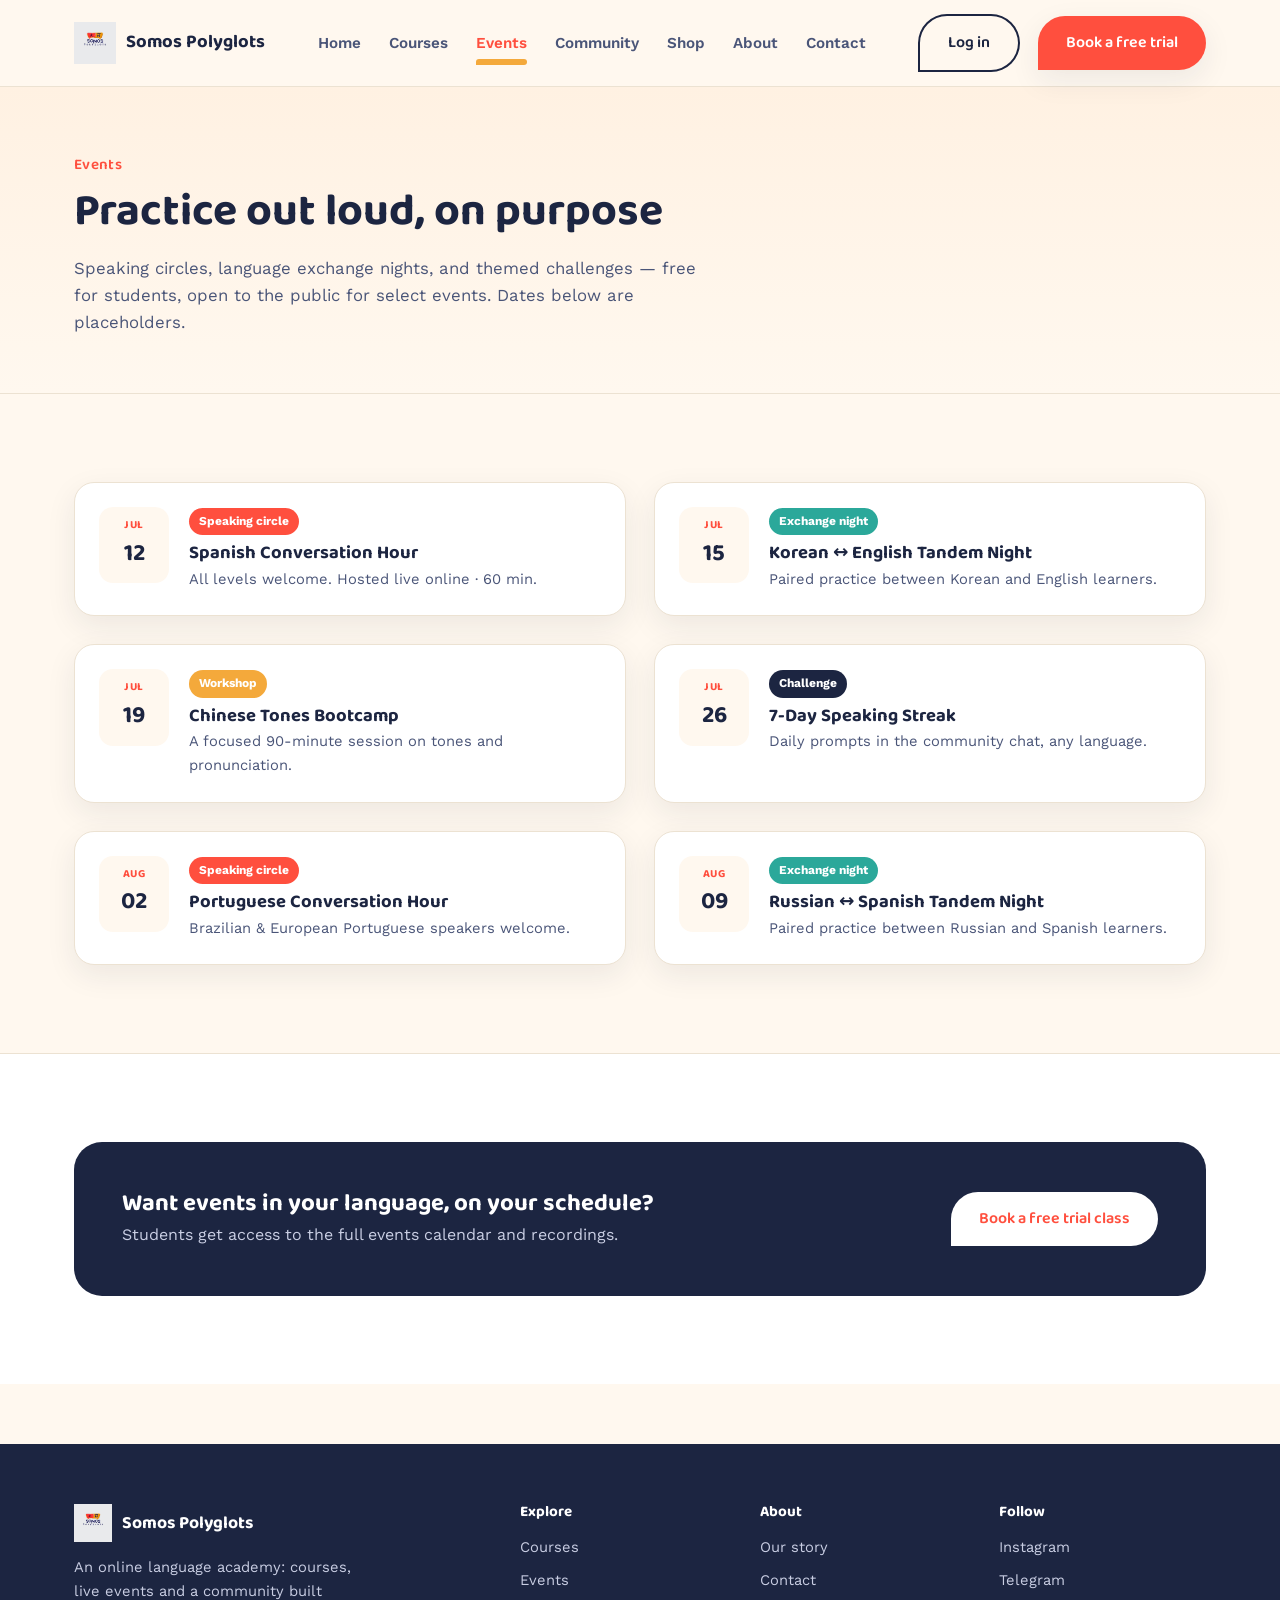
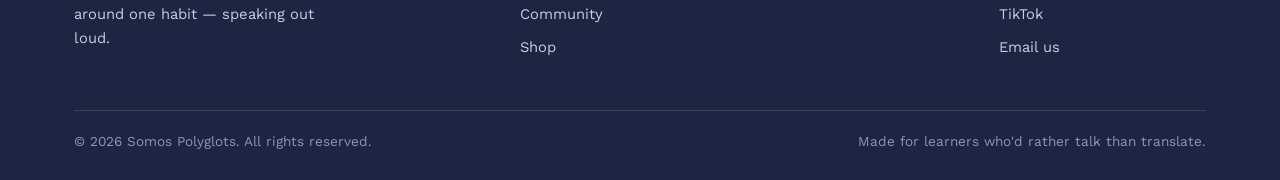
<file: somos-polyglots-sites 11/events.html>
<!doctype html>
<html lang="en">
<head>
<meta charset="UTF-8">
<meta name="viewport" content="width=device-width, initial-scale=1.0">
<title>Events — Somos Polyglots</title>
<meta name="description" content="Live speaking circles, language exchange nights and challenges for every learner, every level.">
<link rel="icon" href="assets/logo.png">
<link rel="preconnect" href="https://fonts.googleapis.com">
<link href="https://fonts.googleapis.com/css2?family=Baloo+2:wght@500;600;700;800&family=Work+Sans:wght@400;500;600;700&display=swap" rel="stylesheet">
<link rel="stylesheet" href="assets/style.css">
</head>
<body>

<header class="site">
  <div class="nav-wrap">
    <a href="index.html" class="brand"><img src="assets/logo.png" alt="Somos Polyglots logo"> Somos Polyglots</a>
    <button class="menu-toggle" aria-label="Toggle menu" aria-expanded="false"><span></span><span></span><span></span></button>
    <nav class="links">
      <a href="index.html">Home</a>
      <a href="courses.html">Courses</a>
      <a href="events.html" aria-current="page">Events</a>
      <a href="community.html">Community</a>
      <a href="shop.html">Shop</a>
      <a href="about.html">About</a>
      <a href="contact.html">Contact</a>
    </nav>
    <div class="nav-cta">
      <a href="contact.html" class="btn btn-secondary">Log in</a>
      <a href="contact.html#trial" class="btn btn-primary">Book a free trial</a>
    </div>
  </div>
</header>

<main>
  <section class="page-hero">
    <div class="container">
      <span class="eyebrow">Events</span>
      <h1>Practice out loud, on purpose</h1>
      <p>Speaking circles, language exchange nights, and themed challenges — free for students, open to the public for select events. Dates below are placeholders.</p>
    </div>
  </section>

  <section>
    <div class="container">
      <div class="grid grid-2">

        <div class="event-card">
          <div class="event-date"><span class="month">Jul</span><span class="day">12</span></div>
          <div>
            <span class="tag-pill bg-coral">Speaking circle</span>
            <h3 style="font-size:1.15rem;margin-bottom:.2em;">Spanish Conversation Hour</h3>
            <p style="margin:0;color:var(--ink-soft);font-size:.92rem;">All levels welcome. Hosted live online · 60 min.</p>
          </div>
        </div>

        <div class="event-card">
          <div class="event-date"><span class="month">Jul</span><span class="day">15</span></div>
          <div>
            <span class="tag-pill bg-teal">Exchange night</span>
            <h3 style="font-size:1.15rem;margin-bottom:.2em;">Korean ↔ English Tandem Night</h3>
            <p style="margin:0;color:var(--ink-soft);font-size:.92rem;">Paired practice between Korean and English learners.</p>
          </div>
        </div>

        <div class="event-card">
          <div class="event-date"><span class="month">Jul</span><span class="day">19</span></div>
          <div>
            <span class="tag-pill bg-marigold">Workshop</span>
            <h3 style="font-size:1.15rem;margin-bottom:.2em;">Chinese Tones Bootcamp</h3>
            <p style="margin:0;color:var(--ink-soft);font-size:.92rem;">A focused 90-minute session on tones and pronunciation.</p>
          </div>
        </div>

        <div class="event-card">
          <div class="event-date"><span class="month">Jul</span><span class="day">26</span></div>
          <div>
            <span class="tag-pill bg-ink">Challenge</span>
            <h3 style="font-size:1.15rem;margin-bottom:.2em;">7-Day Speaking Streak</h3>
            <p style="margin:0;color:var(--ink-soft);font-size:.92rem;">Daily prompts in the community chat, any language.</p>
          </div>
        </div>

        <div class="event-card">
          <div class="event-date"><span class="month">Aug</span><span class="day">02</span></div>
          <div>
            <span class="tag-pill bg-coral">Speaking circle</span>
            <h3 style="font-size:1.15rem;margin-bottom:.2em;">Portuguese Conversation Hour</h3>
            <p style="margin:0;color:var(--ink-soft);font-size:.92rem;">Brazilian & European Portuguese speakers welcome.</p>
          </div>
        </div>

        <div class="event-card">
          <div class="event-date"><span class="month">Aug</span><span class="day">09</span></div>
          <div>
            <span class="tag-pill bg-teal">Exchange night</span>
            <h3 style="font-size:1.15rem;margin-bottom:.2em;">Russian ↔ Spanish Tandem Night</h3>
            <p style="margin:0;color:var(--ink-soft);font-size:.92rem;">Paired practice between Russian and Spanish learners.</p>
          </div>
        </div>

      </div>
    </div>
  </section>

  <section style="background:#fff;border-top:1px solid var(--line);">
    <div class="container">
      <div class="strip">
        <div>
          <h2>Want events in your language, on your schedule?</h2>
          <p>Students get access to the full events calendar and recordings.</p>
        </div>
        <a href="contact.html#trial" class="btn btn-light">Book a free trial class</a>
      </div>
    </div>
  </section>
</main>

<footer class="site">
  <div class="container">
    <div class="footer-grid">
      <div>
        <div class="footer-brand"><img src="assets/logo.png" alt="Somos Polyglots"><span>Somos Polyglots</span></div>
        <p style="max-width:280px;font-size:.92rem;">An online language academy: courses, live events and a community built around one habit — speaking out loud.</p>
      </div>
      <div>
        <h4>Explore</h4>
        <a href="courses.html">Courses</a>
        <a href="events.html">Events</a>
        <a href="community.html">Community</a>
        <a href="shop.html">Shop</a>
      </div>
      <div>
        <h4>About</h4>
        <a href="about.html">Our story</a>
        <a href="contact.html">Contact</a>
      </div>
      <div>
        <h4>Follow</h4>
        <a href="https://www.instagram.com/somospolyglots?igsh=eHNxNXNidjRsMmFp" target="_blank" rel="noopener">Instagram</a>
        <a href="https://t.me/somospolyglots" target="_blank" rel="noopener">Telegram</a>
        <a href="https://www.tiktok.com/@somospolyglots?_r=1&_t=ZG-97c3rsWpnvc" target="_blank" rel="noopener">TikTok</a>
        <a href="mailto:somospolyglots@gmail.com">Email us</a>
      </div>
    </div>
    <div class="footer-bottom">
      <span>© 2026 Somos Polyglots. All rights reserved.</span>
      <span>Made for learners who'd rather talk than translate.</span>
    </div>
  </div>
</footer>

<script src="assets/main.js"></script>
</body>
</html>
</file>
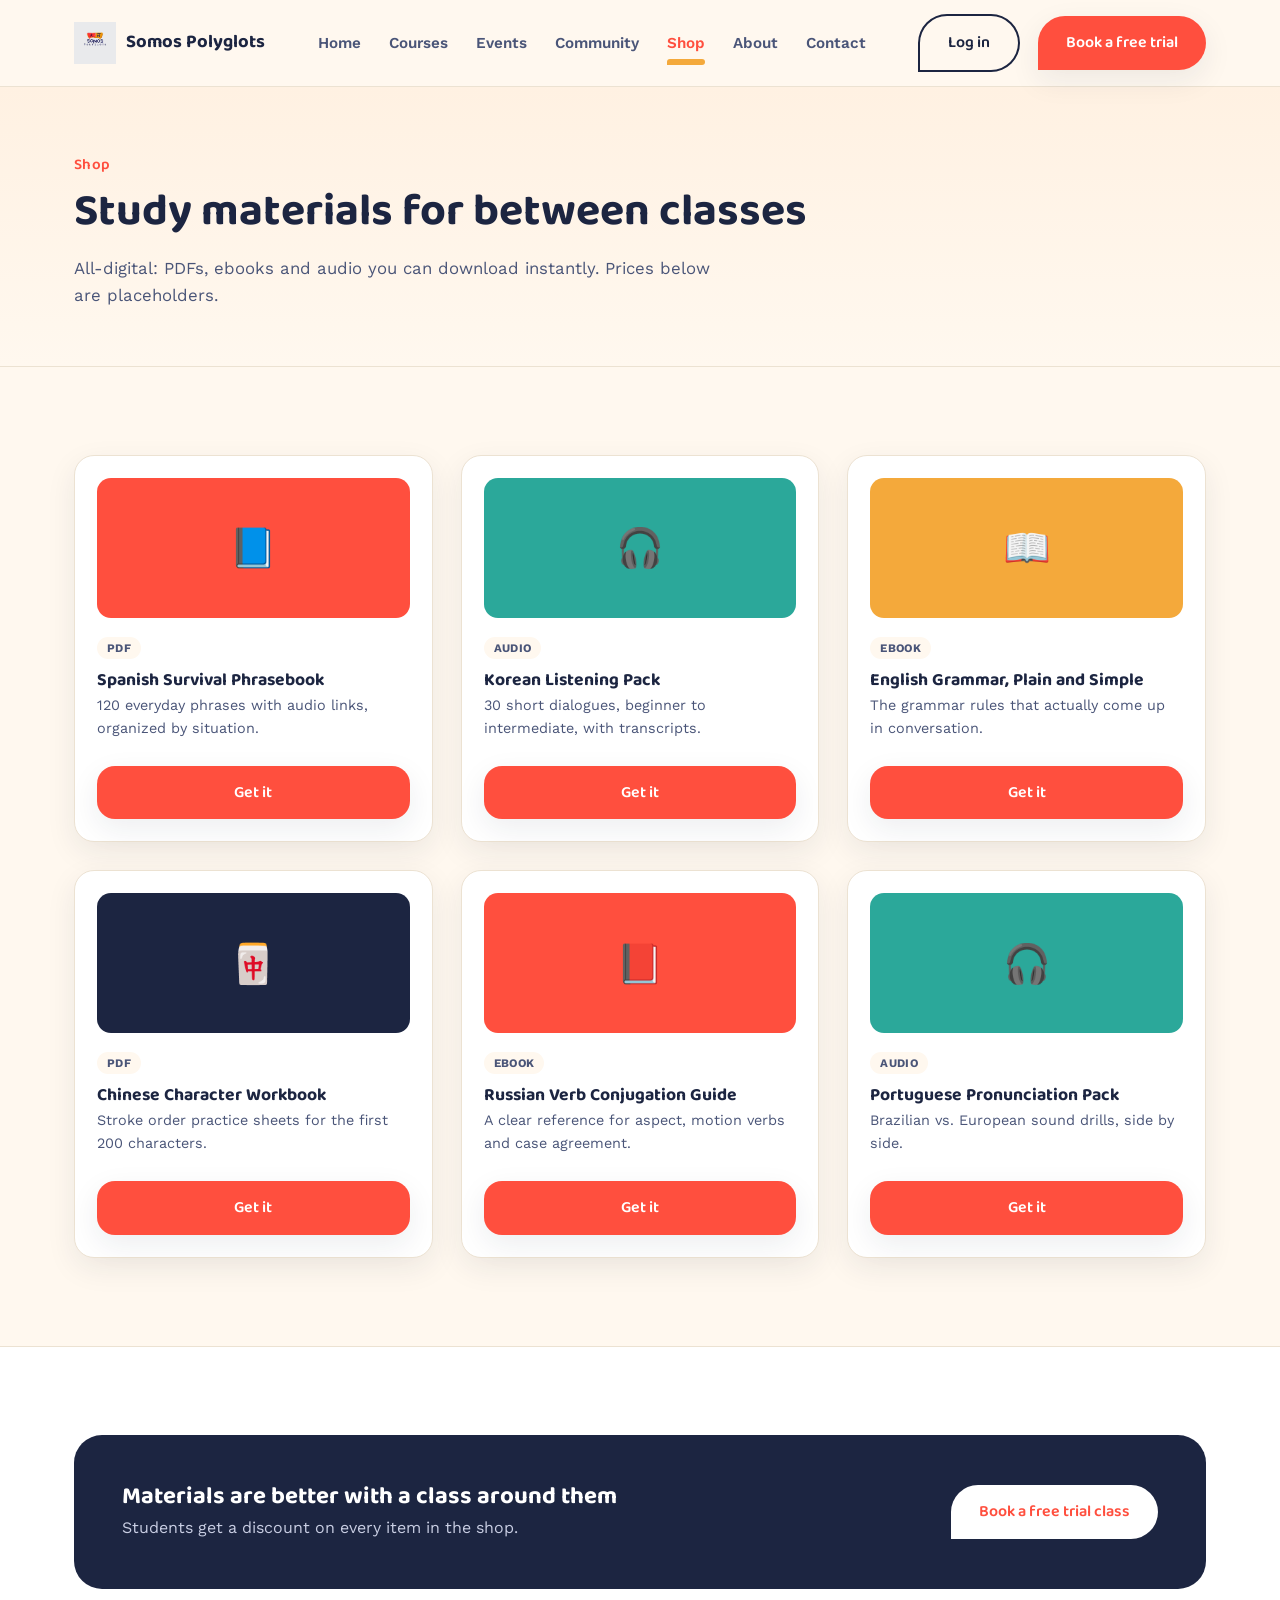
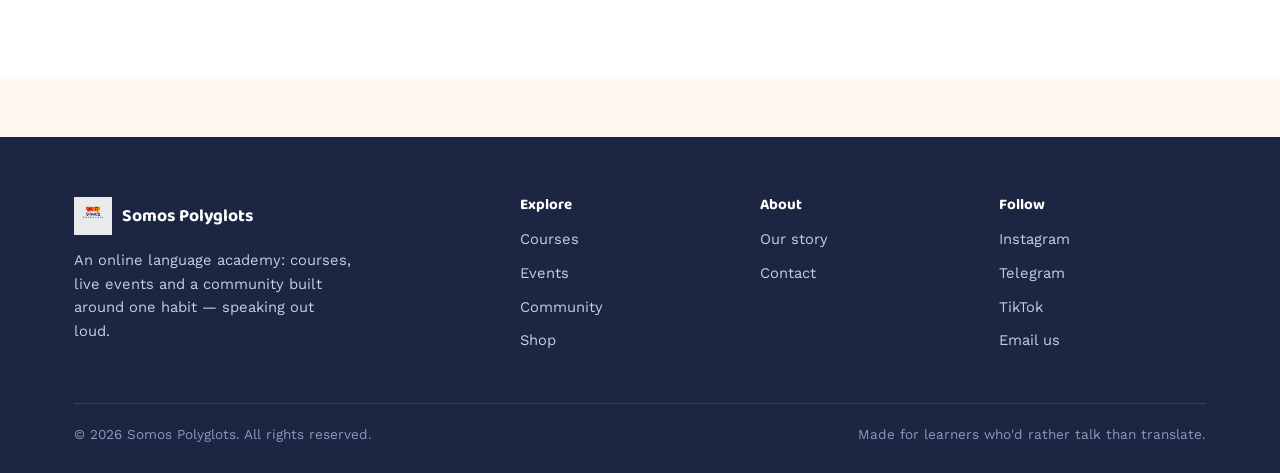
<file: somos-polyglots-sites 11/shop.html>
<!doctype html>
<html lang="en">
<head>
<meta charset="UTF-8">
<meta name="viewport" content="width=device-width, initial-scale=1.0">
<title>Shop — Somos Polyglots</title>
<meta name="description" content="Digital language learning materials: phrasebooks, listening packs, ebooks and grammar guides.">
<link rel="icon" href="assets/logo.png">
<link rel="preconnect" href="https://fonts.googleapis.com">
<link href="https://fonts.googleapis.com/css2?family=Baloo+2:wght@500;600;700;800&family=Work+Sans:wght@400;500;600;700&display=swap" rel="stylesheet">
<link rel="stylesheet" href="assets/style.css">
</head>
<body>

<header class="site">
  <div class="nav-wrap">
    <a href="index.html" class="brand"><img src="assets/logo.png" alt="Somos Polyglots logo"> Somos Polyglots</a>
    <button class="menu-toggle" aria-label="Toggle menu" aria-expanded="false"><span></span><span></span><span></span></button>
    <nav class="links">
      <a href="index.html">Home</a>
      <a href="courses.html">Courses</a>
      <a href="events.html">Events</a>
      <a href="community.html">Community</a>
      <a href="shop.html" aria-current="page">Shop</a>
      <a href="about.html">About</a>
      <a href="contact.html">Contact</a>
    </nav>
    <div class="nav-cta">
      <a href="contact.html" class="btn btn-secondary">Log in</a>
      <a href="contact.html#trial" class="btn btn-primary">Book a free trial</a>
    </div>
  </div>
</header>

<main>
  <section class="page-hero">
    <div class="container">
      <span class="eyebrow">Shop</span>
      <h1>Study materials for between classes</h1>
      <p>All-digital: PDFs, ebooks and audio you can download instantly. Prices below are placeholders.</p>
    </div>
  </section>

  <section>
    <div class="container">
      <div class="grid grid-3">

        <div class="product-card">
          <div class="product-thumb bg-coral">📘</div>
          <span class="format-pill">PDF</span>
          <h3 style="font-size:1.1rem;margin:10px 0 4px;">Spanish Survival Phrasebook</h3>
          <p style="color:var(--ink-soft);font-size:.9rem;margin:0 0 12px;">120 everyday phrases with audio links, organized by situation.</p>
          <a href="contact.html" class="btn btn-primary btn-block" style="margin-top:14px;">Get it</a>
        </div>

        <div class="product-card">
          <div class="product-thumb bg-teal">🎧</div>
          <span class="format-pill">Audio</span>
          <h3 style="font-size:1.1rem;margin:10px 0 4px;">Korean Listening Pack</h3>
          <p style="color:var(--ink-soft);font-size:.9rem;margin:0 0 12px;">30 short dialogues, beginner to intermediate, with transcripts.</p>
          <a href="contact.html" class="btn btn-primary btn-block" style="margin-top:14px;">Get it</a>
        </div>

        <div class="product-card">
          <div class="product-thumb bg-marigold">📖</div>
          <span class="format-pill">eBook</span>
          <h3 style="font-size:1.1rem;margin:10px 0 4px;">English Grammar, Plain and Simple</h3>
          <p style="color:var(--ink-soft);font-size:.9rem;margin:0 0 12px;">The grammar rules that actually come up in conversation.</p>
          <a href="contact.html" class="btn btn-primary btn-block" style="margin-top:14px;">Get it</a>
        </div>

        <div class="product-card">
          <div class="product-thumb bg-ink">🀄</div>
          <span class="format-pill">PDF</span>
          <h3 style="font-size:1.1rem;margin:10px 0 4px;">Chinese Character Workbook</h3>
          <p style="color:var(--ink-soft);font-size:.9rem;margin:0 0 12px;">Stroke order practice sheets for the first 200 characters.</p>
          <a href="contact.html" class="btn btn-primary btn-block" style="margin-top:14px;">Get it</a>
        </div>

        <div class="product-card">
          <div class="product-thumb bg-coral">📕</div>
          <span class="format-pill">eBook</span>
          <h3 style="font-size:1.1rem;margin:10px 0 4px;">Russian Verb Conjugation Guide</h3>
          <p style="color:var(--ink-soft);font-size:.9rem;margin:0 0 12px;">A clear reference for aspect, motion verbs and case agreement.</p>
          <a href="contact.html" class="btn btn-primary btn-block" style="margin-top:14px;">Get it</a>
        </div>

        <div class="product-card">
          <div class="product-thumb bg-teal">🎧</div>
          <span class="format-pill">Audio</span>
          <h3 style="font-size:1.1rem;margin:10px 0 4px;">Portuguese Pronunciation Pack</h3>
          <p style="color:var(--ink-soft);font-size:.9rem;margin:0 0 12px;">Brazilian vs. European sound drills, side by side.</p>
          <a href="contact.html" class="btn btn-primary btn-block" style="margin-top:14px;">Get it</a>
        </div>

      </div>
    </div>
  </section>

  <section style="background:#fff;border-top:1px solid var(--line);">
    <div class="container">
      <div class="strip">
        <div>
          <h2>Materials are better with a class around them</h2>
          <p>Students get a discount on every item in the shop.</p>
        </div>
        <a href="contact.html#trial" class="btn btn-light">Book a free trial class</a>
      </div>
    </div>
  </section>
</main>

<footer class="site">
  <div class="container">
    <div class="footer-grid">
      <div>
        <div class="footer-brand"><img src="assets/logo.png" alt="Somos Polyglots"><span>Somos Polyglots</span></div>
        <p style="max-width:280px;font-size:.92rem;">An online language academy: courses, live events and a community built around one habit — speaking out loud.</p>
      </div>
      <div>
        <h4>Explore</h4>
        <a href="courses.html">Courses</a>
        <a href="events.html">Events</a>
        <a href="community.html">Community</a>
        <a href="shop.html">Shop</a>
      </div>
      <div>
        <h4>About</h4>
        <a href="about.html">Our story</a>
        <a href="contact.html">Contact</a>
      </div>
      <div>
        <h4>Follow</h4>
        <a href="https://www.instagram.com/somospolyglots?igsh=eHNxNXNidjRsMmFp" target="_blank" rel="noopener">Instagram</a>
        <a href="https://t.me/somospolyglots" target="_blank" rel="noopener">Telegram</a>
        <a href="https://www.tiktok.com/@somospolyglots?_r=1&_t=ZG-97c3rsWpnvc" target="_blank" rel="noopener">TikTok</a>
        <a href="mailto:somospolyglots@gmail.com">Email us</a>
      </div>
    </div>
    <div class="footer-bottom">
      <span>© 2026 Somos Polyglots. All rights reserved.</span>
      <span>Made for learners who'd rather talk than translate.</span>
    </div>
  </div>
</footer>

<script src="assets/main.js"></script>
</body>
</html>
</file>
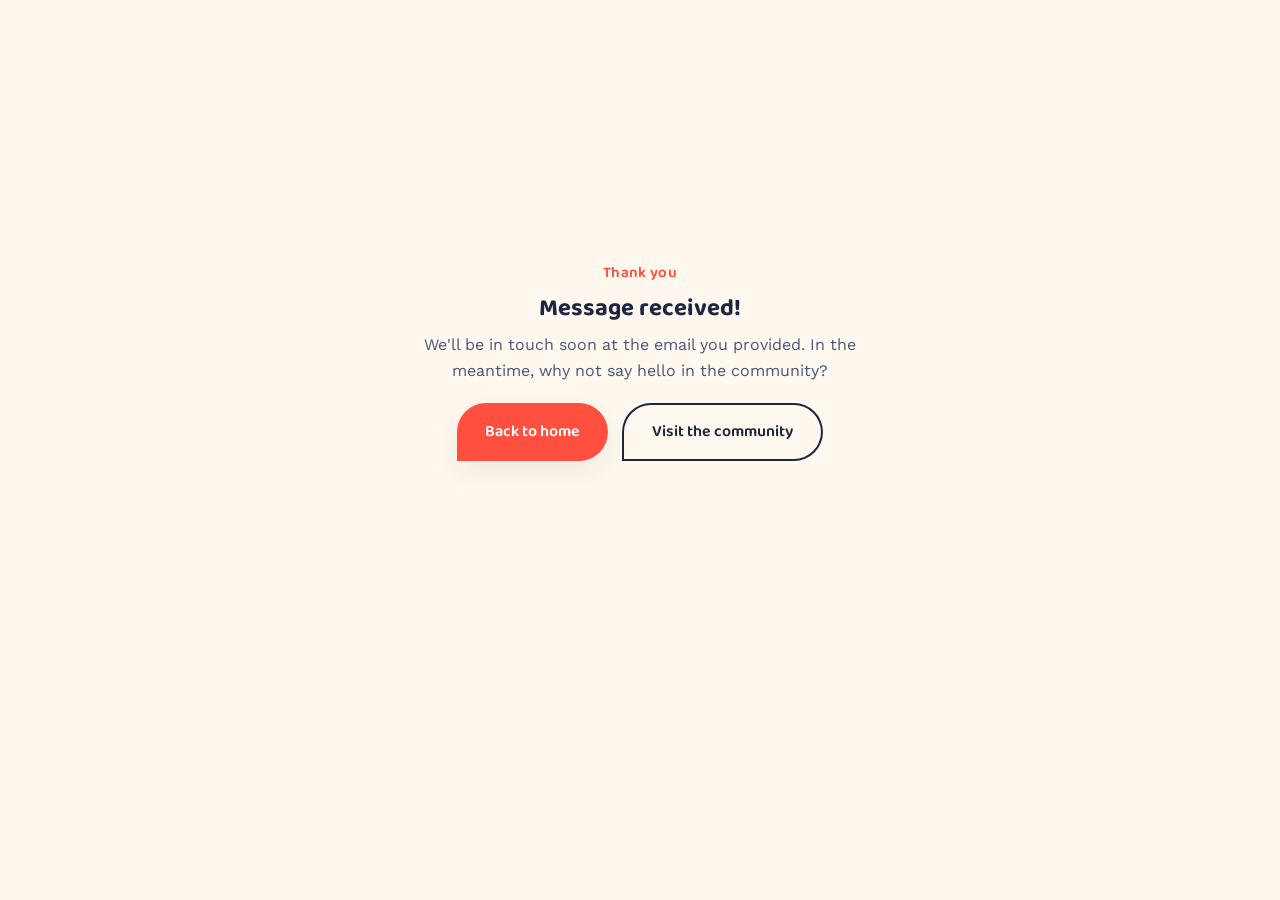
<file: somos-polyglots-sites 11/thanks.html>
<!doctype html>
<html lang="en">
<head>
<meta charset="UTF-8">
<meta name="viewport" content="width=device-width, initial-scale=1.0">
<title>Thank you — Somos Polyglots</title>
<link rel="icon" href="assets/logo.png">
<link href="https://fonts.googleapis.com/css2?family=Baloo+2:wght@600;700&family=Work+Sans:wght@400;500;600&display=swap" rel="stylesheet">
<link rel="stylesheet" href="assets/style.css">
</head>
<body>
<section style="min-height:80vh;display:flex;align-items:center;justify-content:center;text-align:center;">
  <div class="container" style="max-width:560px;">
    <span class="eyebrow">Thank you</span>
    <h1>Message received!</h1>
    <p style="color:var(--ink-soft);">We'll be in touch soon at the email you provided. In the meantime, why not say hello in the community?</p>
    <div style="display:flex;gap:14px;justify-content:center;flex-wrap:wrap;margin-top:20px;">
      <a href="index.html" class="btn btn-primary">Back to home</a>
      <a href="community.html" class="btn btn-secondary">Visit the community</a>
    </div>
  </div>
</section>
</body>
</html>
</file>
<file: somos-polyglots-sites 11/assets/style.css>
/* ===========================================================
   SOMOS POLYGLOTS — design tokens
   =========================================================== */
:root{
  --coral:    #FF4F3E;
  --marigold: #F4A93B;
  --teal:     #2BA89A;
  --ink:      #1C2541;
  --ink-soft: #4A5578;
  --cream:    #FFF8EF;
  --paper:    #FFFFFF;
  --line:     #ECE2D2;

  --radius-bubble: 28px;
  --shadow-soft: 0 10px 30px rgba(28,37,65,.08);
  --shadow-strong: 0 16px 40px rgba(28,37,65,.16);

  --font-display: 'Baloo 2', system-ui, sans-serif;
  --font-body: 'Work Sans', system-ui, sans-serif;
}

*{box-sizing:border-box;}
html{scroll-behavior:smooth;}
body{
  margin:0;
  font-family:var(--font-body);
  color:var(--ink);
  background:var(--cream);
  line-height:1.6;
}
img{max-width:100%;display:block;}
a{color:inherit;text-decoration:none;}
h1,h2,h3,h4{
  font-family:var(--font-display);
  margin:0 0 .4em;
  line-height:1.15;
  font-weight:700;
}
p{margin:0 0 1em;}
ul{margin:0;padding:0;}
.container{
  width:100%;
  max-width:1180px;
  margin:0 auto;
  padding:0 24px;
}
section{padding:88px 0;}
@media (max-width:720px){section{padding:56px 0;}}

.eyebrow{
  display:inline-flex;
  align-items:center;
  gap:8px;
  font-family:var(--font-display);
  font-weight:600;
  font-size:.95rem;
  letter-spacing:.02em;
  color:var(--coral);
  margin-bottom:.6em;
}

/* ---------- buttons (speech-bubble shaped) ---------- */
.btn{
  position:relative;
  display:inline-flex;
  align-items:center;
  gap:8px;
  font-family:var(--font-display);
  font-weight:600;
  font-size:1rem;
  padding:14px 28px;
  border-radius:999px 999px 999px 6px;
  border:none;
  cursor:pointer;
  transition:transform .15s ease, box-shadow .15s ease;
}
.btn:hover{transform:translateY(-2px);}
.btn:focus-visible{outline:3px solid var(--ink); outline-offset:2px;}
.btn-primary{
  background:var(--coral);
  color:#fff;
  box-shadow:var(--shadow-soft);
}
.btn-primary:hover{box-shadow:var(--shadow-strong);}
.btn-secondary{
  background:transparent;
  color:var(--ink);
  border:2px solid var(--ink);
  border-radius:999px 999px 999px 6px;
}
.btn-light{
  background:#fff;
  color:var(--coral);
}
.btn-block{width:100%;justify-content:center;border-radius:18px;}

/* ---------- header / nav ---------- */
header.site{
  position:sticky;top:0;z-index:50;
  background:rgba(255,248,239,.92);
  backdrop-filter:blur(8px);
  border-bottom:1px solid var(--line);
}
.nav-wrap{
  display:flex;align-items:center;justify-content:space-between;
  padding:14px 24px;max-width:1180px;margin:0 auto;
}
.brand{display:flex;align-items:center;gap:10px;font-family:var(--font-display);font-weight:700;font-size:1.15rem;color:var(--ink);}
.brand img{height:42px;width:auto;}
nav.links{display:flex;align-items:center;gap:28px;}
nav.links a{
  font-weight:600;font-size:.95rem;color:var(--ink-soft);
  position:relative;padding:4px 0;
}
nav.links a:hover, nav.links a[aria-current="page"]{color:var(--coral);}
nav.links a[aria-current="page"]::after{
  content:"";position:absolute;left:0;right:0;bottom:-6px;height:6px;
  background:var(--marigold);border-radius:999px 999px 999px 2px;
}
.nav-cta{display:flex;align-items:center;gap:18px;}
.menu-toggle{display:none;background:none;border:none;cursor:pointer;padding:6px;}
.menu-toggle span{display:block;width:24px;height:3px;background:var(--ink);margin:5px 0;border-radius:2px;}

@media (max-width:880px){
  nav.links{
    position:absolute;top:100%;left:0;right:0;
    background:var(--paper);
    flex-direction:column;align-items:flex-start;gap:0;
    border-bottom:1px solid var(--line);
    max-height:0;overflow:hidden;transition:max-height .25s ease;
  }
  nav.links.open{max-height:480px;}
  nav.links a{width:100%;padding:14px 24px;border-bottom:1px solid var(--line);}
  nav.links a[aria-current="page"]::after{display:none;}
  nav.links a[aria-current="page"]{background:#FFF1E2;}
  .menu-toggle{display:block;}
  .nav-cta .btn-secondary{display:none;}
}

/* ---------- hero ---------- */
.hero{
  position:relative;
  padding:90px 0 70px;
  overflow:hidden;
}
.hero-grid{
  display:grid;grid-template-columns:1.1fr .9fr;gap:48px;align-items:center;
}
@media (max-width:880px){.hero-grid{grid-template-columns:1fr;}}
.hero h1{font-size:clamp(2.3rem,5vw,3.6rem);color:var(--ink);}
.hero h1 .accent{color:var(--coral);}
.hero p.lede{font-size:1.15rem;color:var(--ink-soft);max-width:480px;}
.hero-actions{display:flex;gap:16px;flex-wrap:wrap;margin-top:28px;}
.hero-langs{display:flex;flex-wrap:wrap;gap:10px;margin-top:30px;}
.lang-pill{
  font-family:var(--font-display);font-weight:600;font-size:.9rem;
  padding:8px 16px;border-radius:999px;background:#fff;border:1px solid var(--line);
  color:var(--ink-soft);
}

/* speech bubble illustration block */
.bubble-stage{position:relative;height:380px;}
.float-bubble{
  position:absolute;font-family:var(--font-display);font-weight:700;
  color:#fff;padding:16px 22px;border-radius:26px 26px 26px 6px;
  box-shadow:var(--shadow-soft);font-size:1.1rem;
}
.float-bubble.b1{background:var(--coral);top:10%;left:6%;}
.float-bubble.b2{background:var(--marigold);top:38%;left:42%;}
.float-bubble.b3{background:var(--teal);top:62%;left:8%;}
.float-bubble.b4{background:var(--ink);top:8%;left:60%;}
@media (max-width:880px){.bubble-stage{height:240px;}}

/* ---------- generic page hero (sub pages) ---------- */
.page-hero{
  padding:64px 0 40px;
  background:linear-gradient(180deg,#FFF1E2 0%, var(--cream) 100%);
  border-bottom:1px solid var(--line);
}
.page-hero h1{font-size:clamp(2rem,4vw,2.8rem);}
.page-hero p{color:var(--ink-soft);max-width:640px;font-size:1.05rem;}

/* ---------- cards ---------- */
.grid{display:grid;gap:28px;}
.grid-3{grid-template-columns:repeat(3,1fr);}
.grid-2{grid-template-columns:repeat(2,1fr);}
@media (max-width:920px){.grid-3{grid-template-columns:repeat(2,1fr);}}
@media (max-width:680px){.grid-3,.grid-2{grid-template-columns:1fr;}}

.card{
  background:var(--paper);
  border-radius:22px;
  padding:28px;
  border:1px solid var(--line);
  box-shadow:var(--shadow-soft);
  transition:transform .18s ease, box-shadow .18s ease;
}
.card:hover{transform:translateY(-4px);box-shadow:var(--shadow-strong);}

/* course card — speech bubble tail */
.course-card{
  position:relative;
  background:var(--paper);
  border-radius:24px 24px 24px 6px;
  border:1px solid var(--line);
  padding:26px;
  box-shadow:var(--shadow-soft);
  transition:transform .18s ease, box-shadow .18s ease;
}
.course-card:hover{transform:translateY(-4px);box-shadow:var(--shadow-strong);}
.course-card .greeting{
  display:inline-block;font-family:var(--font-display);font-weight:700;
  color:#fff;padding:6px 14px;border-radius:14px 14px 14px 4px;
  font-size:.95rem;margin-bottom:14px;
}
.course-card h3{font-size:1.35rem;margin-bottom:.2em;}
.course-card .lang-native{color:var(--ink-soft);font-size:.9rem;margin-bottom:14px;}
.course-card .levels{display:flex;gap:8px;flex-wrap:wrap;margin:14px 0;}
.level-tag{
  font-size:.78rem;font-weight:600;padding:5px 10px;border-radius:999px;
  background:var(--cream);border:1px solid var(--line);color:var(--ink-soft);
}
.course-card .price{
  font-family:var(--font-display);font-weight:700;font-size:1.1rem;color:var(--ink);
  margin-top:10px;
}
.course-card .price span{font-size:.8rem;font-weight:500;color:var(--ink-soft);}

/* color cycle for course bubbles */
.bg-coral{background:var(--coral);} .bg-marigold{background:var(--marigold);}
.bg-teal{background:var(--teal);} .bg-ink{background:var(--ink);}

/* ---------- sections / misc ---------- */
.section-head{max-width:680px;margin:0 auto 48px;text-align:center;}
.section-head.left{margin:0 0 40px;text-align:left;}

.strip{
  background:var(--ink);color:#fff;border-radius:28px;
  padding:48px;display:flex;align-items:center;justify-content:space-between;gap:24px;flex-wrap:wrap;
}
.strip h2{color:#fff;margin-bottom:.2em;}
.strip p{color:#C9CEE3;margin:0;}

.steps{display:grid;grid-template-columns:repeat(4,1fr);gap:24px;}
@media (max-width:880px){.steps{grid-template-columns:repeat(2,1fr);}}
@media (max-width:540px){.steps{grid-template-columns:1fr;}}
.step{padding:22px;border-radius:20px;background:#fff;border:1px solid var(--line);}
.step .num{font-family:var(--font-display);font-weight:700;color:var(--marigold);font-size:1.6rem;}

.testimonial{
  background:#fff;border-radius:24px 24px 6px 24px;padding:26px;border:1px solid var(--line);
  box-shadow:var(--shadow-soft);
}
.testimonial .who{display:flex;align-items:center;gap:12px;margin-top:16px;}
.avatar{width:42px;height:42px;border-radius:50%;display:flex;align-items:center;justify-content:center;
  font-family:var(--font-display);font-weight:700;color:#fff;}

/* event card */
.event-card{
  background:#fff;border:1px solid var(--line);border-radius:20px;padding:24px;
  display:flex;gap:20px;align-items:flex-start;box-shadow:var(--shadow-soft);
}
.event-date{
  flex:0 0 auto;width:70px;text-align:center;background:var(--cream);border-radius:14px;padding:10px 4px;
  font-family:var(--font-display);font-weight:700;color:var(--ink);
}
.event-date .month{display:block;font-size:.7rem;letter-spacing:.05em;color:var(--coral);text-transform:uppercase;}
.event-date .day{display:block;font-size:1.5rem;}
.tag-pill{font-size:.75rem;font-weight:700;padding:4px 10px;border-radius:999px;color:#fff;display:inline-block;margin-bottom:8px;}

/* community */
.community-hero{
  background:var(--ink);color:#fff;border-radius:28px;padding:56px;text-align:center;
}
.community-hero h2{color:#fff;}
.community-hero p{color:#C9CEE3;max-width:560px;margin:0 auto 24px;}
.platform-row{display:flex;gap:16px;justify-content:center;flex-wrap:wrap;margin-top:8px;}
.platform-pill{background:rgba(255,255,255,.08);border:1px solid rgba(255,255,255,.2);padding:10px 18px;border-radius:999px;font-weight:600;}

/* shop */
.product-card{background:#fff;border:1px solid var(--line);border-radius:20px;padding:22px;box-shadow:var(--shadow-soft);}
.product-thumb{
  height:140px;border-radius:14px;margin-bottom:16px;
  display:flex;align-items:center;justify-content:center;font-size:2.4rem;
}
.format-pill{font-size:.72rem;font-weight:700;letter-spacing:.03em;text-transform:uppercase;color:var(--ink-soft);background:var(--cream);padding:4px 10px;border-radius:999px;}

/* forms */
.form-grid{display:grid;gap:16px;}
label{font-weight:600;font-size:.9rem;display:block;margin-bottom:6px;color:var(--ink);}
input,select,textarea{
  width:100%;padding:12px 14px;border-radius:14px;border:1px solid var(--line);
  font-family:var(--font-body);font-size:1rem;background:#fff;color:var(--ink);
}
input:focus,select:focus,textarea:focus{outline:2px solid var(--coral);}

/* footer */
footer.site{background:var(--ink);color:#C9CEE3;padding:60px 0 28px;margin-top:60px;}
.footer-grid{display:grid;grid-template-columns:2fr 1fr 1fr 1fr;gap:32px;}
@media (max-width:780px){.footer-grid{grid-template-columns:1fr 1fr;}}
@media (max-width:480px){.footer-grid{grid-template-columns:1fr;}}
footer.site h4{color:#fff;font-size:.95rem;margin-bottom:14px;}
footer.site a{color:#C9CEE3;display:block;margin-bottom:10px;font-size:.92rem;}
footer.site a:hover{color:var(--marigold);}
.footer-brand{display:flex;align-items:center;gap:10px;margin-bottom:14px;}
.footer-brand img{height:38px;}
.footer-brand span{font-family:var(--font-display);font-weight:700;color:#fff;font-size:1.1rem;}
.footer-bottom{
  border-top:1px solid rgba(255,255,255,.12);margin-top:40px;padding-top:20px;
  display:flex;justify-content:space-between;flex-wrap:wrap;gap:12px;font-size:.85rem;color:#8E96B8;
}

/* utility */
.text-center{text-align:center;}
.mt-0{margin-top:0;}
.visually-hidden{position:absolute;left:-9999px;}
</file>
